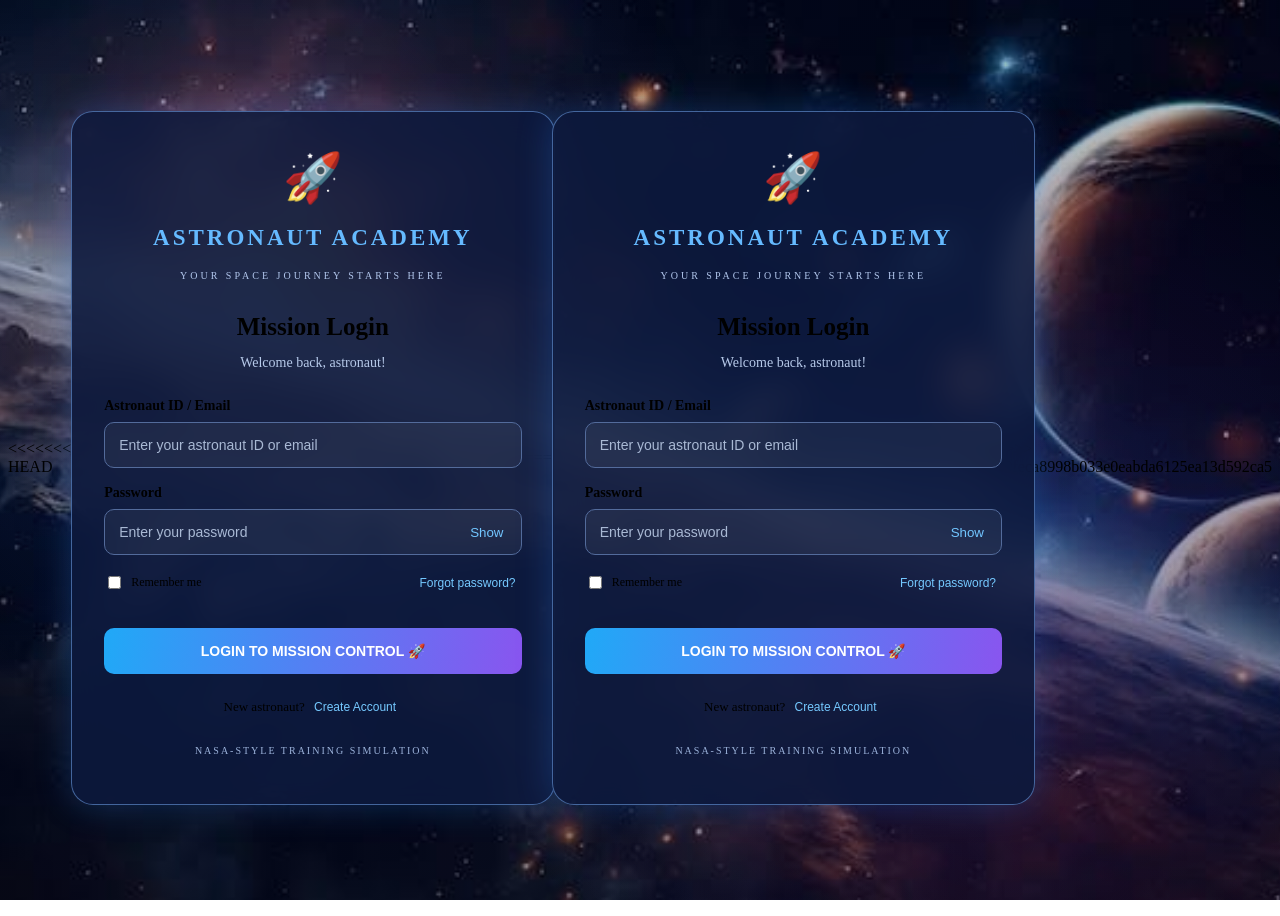
<file: index.html>
<<<<<<< HEAD
<!DOCTYPE html>
<html lang="en">
<head>
    <meta charset="UTF-8">
    <meta name="viewport" content="width=device-width, initial-scale=1.0">
    <title>Astronaut Academy</title>
    <link rel="stylesheet" href="style.css">
</head>
<body>

    <!-- Animated Space Background -->
<div class="space-background">

    <!-- Saturn -->
    <div class="planet saturn">
        <div class="saturn-ring"></div>
    </div>

    <!-- Earth -->
    <div class="planet earth"></div>

    <!-- Mars -->
    <div class="planet mars"></div>

    <!-- Purple Planet -->
    <div class="planet purple-planet"></div>

    <!-- Small Moon -->
    <div class="planet moon"></div>

</div>

    <main class="container">

        <!-- LOGIN SECTION -->
        <section class="card" id="loginSection">

            <div class="logo">🚀</div>
            <h1>ASTRONAUT ACADEMY</h1>
            <p class="subtitle">YOUR SPACE JOURNEY STARTS HERE</p>

            <h2>Mission Login</h2>
            <p class="welcome">Welcome back, astronaut!</p>

            <form id="loginForm">

                <label>Astronaut ID / Email</label>
                <input type="text" id="loginId"
                    placeholder="Enter your astronaut ID or email"
                    required>

                <label>Password</label>
                <div class="password-box">
                    <input type="password" id="loginPassword"
                        placeholder="Enter your password" required>
                    <button type="button" class="show-btn"
                        data-target="loginPassword">Show</button>
                </div>

                <div class="options">
                    <label class="remember">
                        <input type="checkbox" id="rememberMe">
                        Remember me
                    </label>
                    <button type="button" class="link-btn"
                        id="forgotBtn">Forgot password?</button>
                </div>

                <button type="submit" class="main-btn">
                    LOGIN TO MISSION CONTROL 🚀
                </button>

            </form>

            <p class="switch-text">
                New astronaut?
                <button type="button" class="link-btn"
                    id="showSignup">Create Account</button>
            </p>

            <p class="footer">NASA-STYLE TRAINING SIMULATION</p>

        </section>


        <!-- SIGNUP SECTION -->
        <section class="card hidden" id="signupSection">

            <div class="logo">🌌</div>
            <h1>ASTRONAUT ACADEMY</h1>
            <p class="subtitle">BEGIN YOUR SPACE JOURNEY</p>

            <h2>Create Your Account 🚀</h2>
            <p class="welcome">Join our astronaut training program!</p>

            <form id="signupForm">

                <label>Full Name</label>
                <input type="text" id="fullName"
                    placeholder="Enter your full name" required>

                <label>Astronaut ID</label>
                <input type="text" id="newAstronautId"
                    placeholder="Create your astronaut ID" required>

                <label>Email Address</label>
                <input type="email" id="signupEmail"
                    placeholder="Enter your email address" required>

                <label>Password</label>
                <div class="password-box">
                    <input type="password" id="signupPassword"
                        placeholder="Create a password"
                        minlength="8" required>
                    <button type="button" class="show-btn"
                        data-target="signupPassword">Show</button>
                </div>

                <label>Confirm Password</label>
                <input type="password" id="confirmPassword"
                    placeholder="Confirm your password" required>

                <label class="terms">
                    <input type="checkbox" id="terms" required>
                    I agree to the Terms and Conditions
                </label>

                <button type="submit" class="main-btn">
                    CREATE ACCOUNT 🚀
                </button>

            </form>

            <p class="switch-text">
                Already an astronaut?
                <button type="button" class="link-btn"
                    id="showLogin">Login</button>
            </p>

        </section>


        <!-- DASHBOARD SECTION -->
        <section class="card hidden" id="dashboardSection">

            <div class="logo">🧑‍🚀</div>
            <h1>MISSION CONTROL</h1>
            <p class="subtitle">ASTRONAUT TRAINING CENTER</p>

            <h2 id="dashboardWelcome">Welcome, Astronaut!</h2>
            <p class="welcome">Your space journey begins now.</p>

            <div class="dashboard-info">
                <p><strong>Name:</strong> <span id="displayName"></span></p>
                <p><strong>Astronaut ID:</strong> <span id="displayId"></span></p>
                <p><strong>Email:</strong> <span id="displayEmail"></span></p>
                <p><strong>Mission Status:</strong> Ready for training 🚀</p>
            </div>

            <button type="button" class="main-btn"
                id="logoutBtn">LOG OUT</button>

        </section>

    </main>

    <script src="script.js"></script>
</body>
</html>
=======
<!DOCTYPE html>
<html lang="en">
<head>
    <meta charset="UTF-8">
    <meta name="viewport" content="width=device-width, initial-scale=1.0">
    <title>Astronaut Academy</title>
    <link rel="stylesheet" href="style.css">
</head>
<body>

    <!-- Animated Space Background -->
<div class="space-background">

    <!-- Saturn -->
    <div class="planet saturn">
        <div class="saturn-ring"></div>
    </div>

    <!-- Earth -->
    <div class="planet earth"></div>

    <!-- Mars -->
    <div class="planet mars"></div>

    <!-- Purple Planet -->
    <div class="planet purple-planet"></div>

    <!-- Small Moon -->
    <div class="planet moon"></div>

</div>

    <main class="container">

        <!-- LOGIN SECTION -->
        <section class="card" id="loginSection">

            <div class="logo">🚀</div>
            <h1>ASTRONAUT ACADEMY</h1>
            <p class="subtitle">YOUR SPACE JOURNEY STARTS HERE</p>

            <h2>Mission Login</h2>
            <p class="welcome">Welcome back, astronaut!</p>

            <form id="loginForm">

                <label>Astronaut ID / Email</label>
                <input type="text" id="loginId"
                    placeholder="Enter your astronaut ID or email"
                    required>

                <label>Password</label>
                <div class="password-box">
                    <input type="password" id="loginPassword"
                        placeholder="Enter your password" required>
                    <button type="button" class="show-btn"
                        data-target="loginPassword">Show</button>
                </div>

                <div class="options">
                    <label class="remember">
                        <input type="checkbox" id="rememberMe">
                        Remember me
                    </label>
                    <button type="button" class="link-btn"
                        id="forgotBtn">Forgot password?</button>
                </div>

                <button type="submit" class="main-btn">
                    LOGIN TO MISSION CONTROL 🚀
                </button>

            </form>

            <p class="switch-text">
                New astronaut?
                <button type="button" class="link-btn"
                    id="showSignup">Create Account</button>
            </p>

            <p class="footer">NASA-STYLE TRAINING SIMULATION</p>

        </section>


        <!-- SIGNUP SECTION -->
        <section class="card hidden" id="signupSection">

            <div class="logo">🌌</div>
            <h1>ASTRONAUT ACADEMY</h1>
            <p class="subtitle">BEGIN YOUR SPACE JOURNEY</p>

            <h2>Create Your Account 🚀</h2>
            <p class="welcome">Join our astronaut training program!</p>

            <form id="signupForm">

                <label>Full Name</label>
                <input type="text" id="fullName"
                    placeholder="Enter your full name" required>

                <label>Astronaut ID</label>
                <input type="text" id="newAstronautId"
                    placeholder="Create your astronaut ID" required>

                <label>Email Address</label>
                <input type="email" id="signupEmail"
                    placeholder="Enter your email address" required>

                <label>Password</label>
                <div class="password-box">
                    <input type="password" id="signupPassword"
                        placeholder="Create a password"
                        minlength="8" required>
                    <button type="button" class="show-btn"
                        data-target="signupPassword">Show</button>
                </div>

                <label>Confirm Password</label>
                <input type="password" id="confirmPassword"
                    placeholder="Confirm your password" required>

                <label class="terms">
                    <input type="checkbox" id="terms" required>
                    I agree to the Terms and Conditions
                </label>

                <button type="submit" class="main-btn">
                    CREATE ACCOUNT 🚀
                </button>

            </form>

            <p class="switch-text">
                Already an astronaut?
                <button type="button" class="link-btn"
                    id="showLogin">Login</button>
            </p>

        </section>


        <!-- DASHBOARD SECTION -->
        <section class="card hidden" id="dashboardSection">

            <div class="logo">🧑‍🚀</div>
            <h1>MISSION CONTROL</h1>
            <p class="subtitle">ASTRONAUT TRAINING CENTER</p>

            <h2 id="dashboardWelcome">Welcome, Astronaut!</h2>
            <p class="welcome">Your space journey begins now.</p>

            <div class="dashboard-info">
                <p><strong>Name:</strong> <span id="displayName"></span></p>
                <p><strong>Astronaut ID:</strong> <span id="displayId"></span></p>
                <p><strong>Email:</strong> <span id="displayEmail"></span></p>
                <p><strong>Mission Status:</strong> Ready for training 🚀</p>
            </div>

            <button type="button" class="main-btn"
                id="logoutBtn">LOG OUT</button>

        </section>

    </main>

    <script src="script.js"></script>
</body>
</html>
>>>>>>> af2a90feca8998b033e0eabda6125ea13d592ca5
</file>
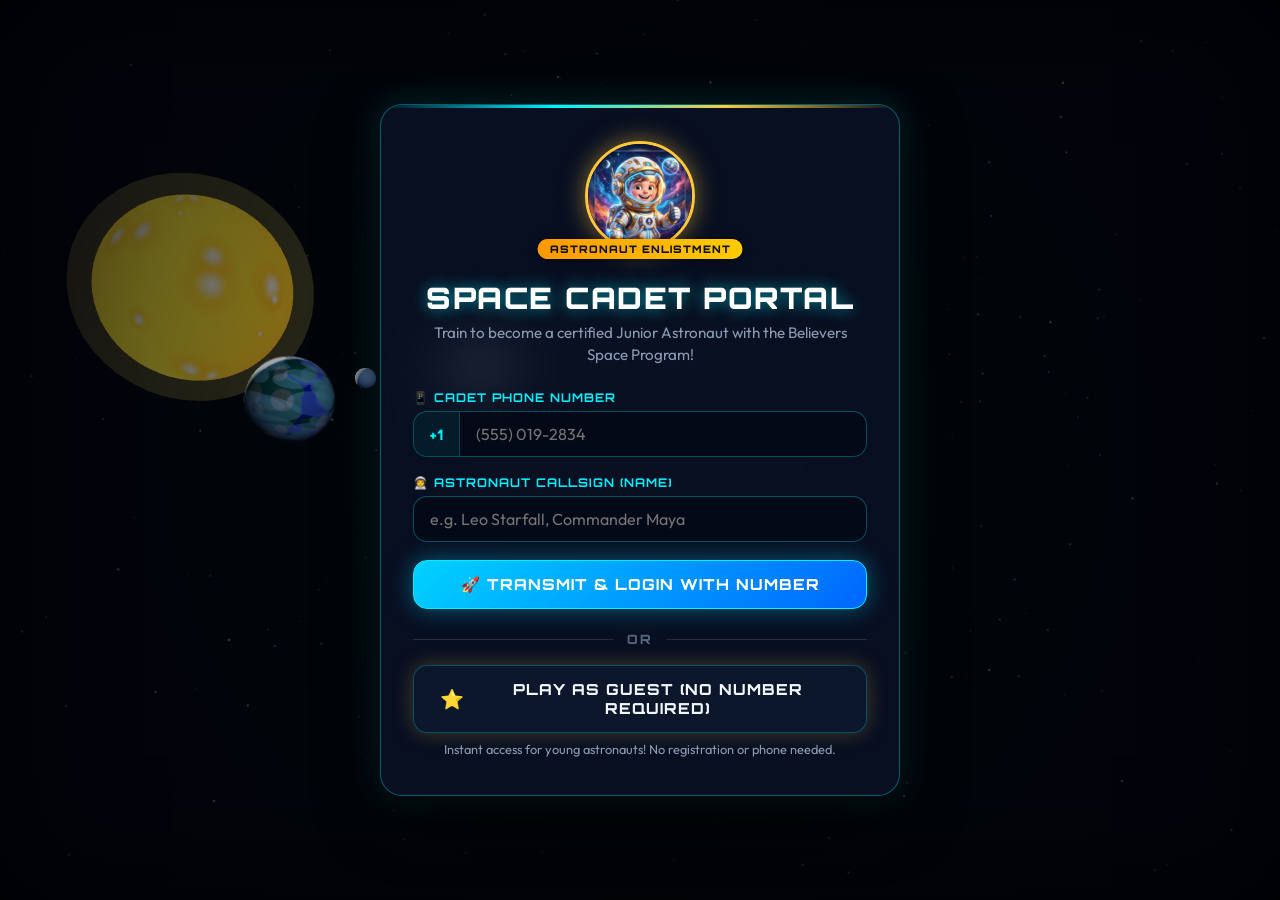
<file: spaceapps/index.html>
<!DOCTYPE html>
<html lang="en">
<head>
  <meta charset="UTF-8">
  <meta name="viewport" content="width=device-width, initial-scale=1.0">
  <title>Believers: Junior Astronaut Space Academy</title>
  <meta name="description" content="An epic space gaming adventure training young cadets to become certified Junior Astronauts, featuring live 3D planets, missions, and the iconic Believers Minecraft-style logo.">
  <link rel="preconnect" href="https://fonts.googleapis.com">
  <link rel="preconnect" href="https://fonts.gstatic.com" crossorigin>
  <link href="https://fonts.googleapis.com/css2?family=Orbitron:wght@600;800;900&family=Outfit:wght@400;500;700;800&family=VT323&display=swap" rel="stylesheet">
  <link rel="stylesheet" href="css/styles.css">
</head>
<body>

  <!-- Fullscreen Live 3D Space Canvas Background -->
  <div id="space-canvas-container" class="space-canvas-wrap"></div>

  <!-- Space Overlay Grid / Cosmic Scanlines (Subtle Sci-Fi atmosphere) -->
  <div class="cosmic-overlay"></div>

  <!-- Top Astronaut Academy HUD Bar (Top Right: Settings button explicitly required) -->
  <header id="top-astronaut-hud" class="top-hud-bar hidden">
    <div class="hud-left">
      <div class="cadet-avatar-badge" id="view-id-card-btn" title="View Cadet Astronaut License">
        <img id="hud-cadet-avatar" src="assets/mascot.jpg" alt="Astronaut Cadet Avatar" class="avatar-img">
        <div class="cadet-meta">
          <div class="cadet-callsign"><span id="hud-cadet-name">Cadet Orion</span> <span class="badge-pill">ID CARD</span></div>
          <div class="cadet-rank" id="hud-cadet-rank">Junior Space Cadet</div>
        </div>
      </div>
    </div>

    <div class="hud-center">
      <div class="hud-stat-pill">
        <span class="stat-icon">⭐</span>
        <span id="hud-cadet-xp">150 XP</span>
      </div>
      <div class="hud-stat-pill desktop-only">
        <span class="stat-icon">🛡️</span>
        <span class="hud-academy-label">BELIEVERS ACADEMY</span>
      </div>
    </div>

    <!-- Top Right Corner: Settings Button (Strictly as requested) -->
    <div class="hud-right">
      <button id="global-settings-btn" class="settings-gear-btn" title="System Settings">
        <span class="gear-icon">⚙️</span>
        <span class="gear-label">SETTINGS</span>
      </button>
    </div>
  </header>

  <!-- ==================== SCREEN 1: LOGIN INTERFACE ==================== -->
  <!-- "at first when they open they should see a login interface login with number or play as a guest (no number required for guest)" -->
  <section id="view-login" class="view-screen active">
    <div class="login-container">
      <div class="login-glass-card">
        <div class="login-mascot-wrap">
          <img src="assets/mascot.jpg" alt="Junior Astronaut Mascot" class="mascot-img pulse-float">
          <div class="login-badge-ribbon">ASTRONAUT ENLISTMENT</div>
        </div>

        <h1 class="login-title">SPACE CADET PORTAL</h1>
        <p class="login-subtitle">Train to become a certified Junior Astronaut with the Believers Space Program!</p>

        <!-- Option A: Login with Number -->
        <form id="phone-login-form" class="login-form">
          <div class="form-group">
            <label for="cadet-phone-input">📱 CADET PHONE NUMBER</label>
            <div class="input-with-prefix">
              <span class="phone-prefix">+1</span>
              <input type="tel" id="cadet-phone-input" placeholder="(555) 019-2834" autocomplete="tel">
            </div>
          </div>

          <div class="form-group">
            <label for="cadet-name-input">👨‍🚀 ASTRONAUT CALLSIGN (NAME)</label>
            <input type="text" id="cadet-name-input" placeholder="e.g. Leo Starfall, Commander Maya" maxlength="24">
          </div>

          <button type="submit" id="phone-submit-btn" class="cyber-btn primary full-width">
            <span>🚀 TRANSMIT & LOGIN WITH NUMBER</span>
          </button>
        </form>

        <div class="divider-or">
          <span>OR</span>
        </div>

        <!-- Option B: Play as Guest (No Number Required!) -->
        <div class="guest-login-zone">
          <button id="guest-login-btn" class="cyber-btn guest-btn full-width">
            <span class="guest-icon">⭐</span>
            <span>PLAY AS GUEST (NO NUMBER REQUIRED)</span>
          </button>
          <div class="guest-hint">Instant access for young astronauts! No registration or phone needed.</div>
        </div>
      </div>
    </div>
  </section>

  <!-- ==================== SCREEN 2: BELIEVERS MINECRAFT-STYLE LOGO REVEAL ==================== -->
  <!-- "after log in they should see our logo called Belivers similar to the logo of minecraft" -->
  <section id="view-logo-splash" class="view-screen">
    <div class="believers-reveal-card">
      <div class="minecraft-logo-wrapper">
        <!-- Iconic 3D Minecraft-Style Believers Logo Image -->
        <div class="logo-image-frame">
          <img src="assets/believers-logo.jpg" alt="BELIEVERS Minecraft-Style Logo" class="believers-main-logo">
        </div>

        <!-- Classic Yellow Bouncing Splash Text (Iconic Minecraft Easter-Egg Style) -->
        <div class="minecraft-splash-wrap">
          <span id="minecraft-splash-text" class="yellow-minecraft-splash">Space Cadets assemble!</span>
        </div>
      </div>

      <div class="academy-subtitle-tag">JUNIOR ASTRONAUT ACADEMY</div>

      <div class="splash-action-zone">
        <button id="enter-academy-btn" class="cyber-btn primary huge-btn pulse">
          <span>🚀 ENTER SPACE ACADEMY ◄</span>
        </button>
        <div class="splash-countdown-hint">Click to launch or standby for automatic warp...</div>
      </div>
    </div>
  </section>

  <!-- ==================== SCREEN 3: MAIN MENU ==================== -->
  <!-- "after that the menu should look like there would be a option called play and there should be seeting option at top right corner .inthat menu bacjground should be live nd should show space with planets stars etc" -->
  <section id="view-main-menu" class="view-screen">
    <div class="main-menu-container">
      
      <!-- Minecraft-Style Believers Academy Header Title -->
      <div class="menu-header-logo">
        <div class="minecraft-mini-logo">
          <img src="assets/believers-logo.jpg" alt="Believers Logo" class="mini-logo-img">
        </div>
        <div class="menu-academy-badge">JUNIOR ASTRONAUT TRAINING COMMAND</div>
      </div>

      <!-- Center Big Glowing PLAY Button -->
      <div class="center-play-zone">
        <button id="main-play-btn" class="mega-play-btn">
          <span class="play-flare"></span>
          <span class="play-icon">▶</span>
          <span class="play-text">PLAY</span>
          <span class="play-subtext">START TRAINING MISSIONS</span>
        </button>
      </div>

      <!-- Quick Navigation Action Bar -->
      <div class="menu-action-grid">
        <button id="quick-missions-btn" class="menu-pill-btn" onclick="window.spaceApp.switchView('mission-select')">
          <span class="btn-icon">🎯</span>
          <span>FLIGHT MISSIONS</span>
        </button>
        <button id="view-license-menu-btn" class="menu-pill-btn" onclick="window.spaceApp.showCadetLicense()">
          <span class="btn-icon">📜</span>
          <span>ASTRONAUT LICENSE</span>
        </button>
        <button id="view-badges-menu-btn" class="menu-pill-btn" onclick="document.getElementById('badges-drawer-modal').classList.remove('hidden')">
          <span class="btn-icon">🏅</span>
          <span>MISSION BADGES</span>
        </button>
      </div>

      <!-- Live Planet Telemetry Discovery Strip (Clickable in 3D background!) -->
      <div class="live-orbit-indicator">
        <span class="radar-dot"></span>
        <span>LIVE SPACE ENVIRONMENT ACTIVE • CLICK ANY PLANET TO SCAN TELEMETRY</span>
      </div>

    </div>
  </section>

  <!-- ==================== SCREEN 4: MISSIONS SELECTION ==================== -->
  <section id="view-mission-select" class="view-screen">
    <div class="missions-container">
      <div class="missions-header">
        <button id="missions-back-btn" class="cyber-btn back-btn">◄ BACK TO MENU</button>
        <div class="missions-title-wrap">
          <h2>ASTRONAUT FLIGHT ACADEMY</h2>
          <p>Complete all 4 training trials to earn your official Junior Astronaut Wings!</p>
        </div>
      </div>

      <div class="missions-grid">
        <!-- Mission 1: Lander -->
        <div class="mission-card" data-mission="lander">
          <div class="mission-status-pill">TRIAL 01</div>
          <div class="mission-card-icon">🚀</div>
          <h3 class="mission-name">Lunar Lander & Station Docking</h3>
          <p class="mission-desc">Control thrusters and lunar gravity to dock smoothly at Space Station Alpha through drifting asteroids.</p>
          <div class="mission-meta-strip">
            <span class="reward">+250 XP</span>
            <span class="badge-tag">🏅 Docking Master</span>
          </div>
          <button class="card-launch-btn">LAUNCH SIMULATOR ▶</button>
        </div>

        <!-- Mission 2: Scanner -->
        <div class="mission-card" data-mission="scanner">
          <div class="mission-status-pill">TRIAL 02</div>
          <div class="mission-card-icon">🪐</div>
          <h3 class="mission-name">Solar System Scanner & Quiz</h3>
          <p class="mission-desc">Orbit our solar system, scan Mars, Jupiter, Saturn and Earth, and solve the Cadet Astronomy Quiz!</p>
          <div class="mission-meta-strip">
            <span class="reward">+300 XP</span>
            <span class="badge-tag">🪐 Cosmic Scholar</span>
          </div>
          <button class="card-launch-btn">SCAN WORLDS ▶</button>
        </div>

        <!-- Mission 3: Spacewalk -->
        <div class="mission-card" data-mission="spacewalk">
          <div class="mission-status-pill">TRIAL 03</div>
          <div class="mission-card-icon">👨‍🚀</div>
          <h3 class="mission-name">Spacewalk EVA Satellite Repair</h3>
          <p class="mission-desc">Venture outside the space station airlock to align the photovoltaic solar wings and restore power circuits.</p>
          <div class="mission-meta-strip">
            <span class="reward">+350 XP</span>
            <span class="badge-tag">👨‍🚀 EVA Spacewalker</span>
          </div>
          <button class="card-launch-btn">ENTER AIRLOCK ▶</button>
        </div>

        <!-- Mission 4: Defense -->
        <div class="mission-card" data-mission="defense">
          <div class="mission-status-pill">TRIAL 04</div>
          <div class="mission-card-icon">🛡️</div>
          <h3 class="mission-name">Lunar Dome Meteor Shield</h3>
          <p class="mission-desc">Man the laser defense cannon and blast incoming space meteorites to protect the Believers Moon Base!</p>
          <div class="mission-meta-strip">
            <span class="reward">+400 XP</span>
            <span class="badge-tag">🛡️ Planetary Guardian</span>
          </div>
          <button class="card-launch-btn">FIRE LASERS ▶</button>
        </div>
      </div>
    </div>
  </section>

  <!-- ==================== SCREEN 5: ACTIVE MISSION GAMEPLAY CONTAINER ==================== -->
  <section id="view-gameplay" class="view-screen">
    <div id="active-game-container" class="active-game-wrap"></div>
  </section>

  <!-- ==================== SCREEN 6: CERTIFIED JUNIOR ASTRONAUT LICENSE ==================== -->
  <section id="view-license" class="view-screen">
    <div class="license-screen-wrap">
      <div class="license-card-container" id="printable-license">
        <div class="license-border-glow">
          <div class="license-header">
            <div class="agency-logo">
              <img src="assets/believers-logo.jpg" alt="Believers" class="cert-logo-img">
            </div>
            <div class="agency-titles">
              <h3>INTERNATIONAL SPACE ADMINISTRATION</h3>
              <h2>OFFICIAL JUNIOR ASTRONAUT LICENSE</h2>
              <span class="cert-code">SERIAL ID: BEL-NASA-2026-X89</span>
            </div>
          </div>

          <div class="license-body">
            <div class="license-photo-frame">
              <img src="assets/mascot.jpg" alt="Astronaut Cadet" class="license-photo">
              <div class="hologram-stamp">OFFICIAL<br>VERIFIED</div>
            </div>

            <div class="license-info-table">
              <div class="info-row">
                <span class="info-lbl">CADET CALLSIGN:</span>
                <span id="cert-cadet-name" class="info-val highlight">Cadet Orion</span>
              </div>
              <div class="info-row">
                <span class="info-lbl">CADET RANK:</span>
                <span id="cert-cadet-rank" class="info-val">Junior Space Cadet</span>
              </div>
              <div class="info-row">
                <span class="info-lbl">FLIGHT EXPERIENCE:</span>
                <span id="cert-cadet-xp" class="info-val">150 XP</span>
              </div>
              <div class="info-row">
                <span class="info-lbl">EARNED BADGES:</span>
                <span id="cert-badges-count" class="info-val">1 Badges</span>
              </div>
              <div class="info-row">
                <span class="info-lbl">COMMISSION DATE:</span>
                <span id="cert-date" class="info-val">November 1, 2026</span>
              </div>
            </div>
          </div>

          <div class="license-footer">
            <div class="cert-seal">
              <img src="assets/badge.jpg" alt="Academy Seal" class="seal-img">
            </div>
            <div class="cert-endorsement">
              "This certifies that the named cadet has demonstrated high courage, orbital navigation skills, and stellar curiosity in the Believers Space Training Academy."
            </div>
          </div>
        </div>
      </div>

      <div class="license-actions">
        <button id="license-print-btn" class="cyber-btn primary">🖨️ PRINT / SAVE ASTRONAUT LICENSE</button>
        <button id="license-close-btn" class="cyber-btn">◄ RETURN TO COMMAND</button>
      </div>
    </div>
  </section>

  <!-- ==================== MODAL: SETTINGS (TOP RIGHT CORNER) ==================== -->
  <div id="settings-modal" class="modal-overlay hidden">
    <div class="modal-card">
      <div class="modal-header">
        <div class="modal-title-with-icon">
          <span class="modal-icon">⚙️</span>
          <h2>ACADEMY SETTINGS</h2>
        </div>
        <button id="close-settings-btn" class="modal-close-btn">✕</button>
      </div>

      <div class="modal-body">
        <div class="setting-group">
          <h3>🔊 AUDIO & SOUND FX</h3>
          <div class="setting-row">
            <label for="settings-sfx-vol">Sound Effects (SFX) Volume</label>
            <input type="range" id="settings-sfx-vol" min="0" max="1" step="0.05" value="0.8" class="cyber-slider">
          </div>
          <div class="setting-row">
            <label for="settings-music-vol">Cosmic Ambient Music Volume</label>
            <input type="range" id="settings-music-vol" min="0" max="1" step="0.05" value="0.45" class="cyber-slider">
          </div>
          <div class="setting-row toggle-row">
            <label for="settings-mute-toggle">Mute All Sounds</label>
            <input type="checkbox" id="settings-mute-toggle" class="cyber-toggle">
          </div>
        </div>

        <div class="setting-group">
          <h3>👨‍🚀 CADET IDENTITY</h3>
          <div class="setting-row">
            <label for="settings-cadet-name">Change Astronaut Callsign (Name)</label>
            <input type="text" id="settings-cadet-name" class="cyber-input" placeholder="Cadet Name">
          </div>
        </div>

        <div class="setting-group">
          <h3>🪐 LIVE 3D SPACE GRAPHICS</h3>
          <p class="setting-desc">The 3D background dynamically renders planets (Earth, Mars, Jupiter, Saturn with rings), shooting stars, and 4,000+ stars using WebGL.</p>
        </div>

        <div class="setting-group danger-group">
          <button id="settings-logout-btn" class="cyber-btn danger full-width">
            <span>🚪 SWITCH CADET / LOGOUT</span>
          </button>
        </div>
      </div>
    </div>
  </div>

  <!-- ==================== MODAL: BADGES INVENTORY ==================== -->
  <div id="badges-drawer-modal" class="modal-overlay hidden">
    <div class="modal-card">
      <div class="modal-header">
        <div class="modal-title-with-icon">
          <span class="modal-icon">🏅</span>
          <h2>CADET ACHIEVEMENT BADGES</h2>
        </div>
        <button class="modal-close-btn" onclick="document.getElementById('badges-drawer-modal').classList.add('hidden')">✕</button>
      </div>
      <div class="modal-body">
        <div id="badges-inventory" class="badges-grid-wrap"></div>
      </div>
    </div>
  </div>

  <!-- ==================== MODAL: PLANET SCANNED TELEMETRY CARD ==================== -->
  <div id="planet-detail-modal" class="modal-overlay hidden">
    <div class="modal-card planet-telemetry-card">
      <div class="modal-header">
        <h2 id="planet-modal-title">Earth (Our Home)</h2>
        <button id="planet-card-close" class="modal-close-btn">✕</button>
      </div>
      <div class="modal-body">
        <div class="planet-stat-grid">
          <div class="p-stat"><span class="p-lbl">Diameter:</span><span id="planet-modal-dia" class="p-val">12,742 km</span></div>
          <div class="p-stat"><span class="p-lbl">Temperature:</span><span id="planet-modal-temp" class="p-val">15°C</span></div>
        </div>
        <div class="planet-fact-banner">
          <h4>🚀 ASTRONOMY SENSOR TELEMETRY:</h4>
          <p id="planet-modal-fact">Loading planet data...</p>
        </div>
        <button class="cyber-btn primary full-width" onclick="document.getElementById('planet-detail-modal').classList.add('hidden')">ACKNOWLEDGE SENSOR REPORT</button>
      </div>
    </div>
  </div>

  <!-- Local Self-Contained Scripts -->
  <script src="assets/three.min.js"></script>
  <script src="js/audio.js"></script>
  <script src="js/space-engine.js"></script>
  <script src="js/games/lander.js"></script>
  <script src="js/games/scanner.js"></script>
  <script src="js/games/spacewalk.js"></script>
  <script src="js/games/defense.js"></script>
  <script src="js/app.js"></script>
</body>
</html>
</file>
<file: style.css>
<<<<<<< HEAD
* {
    margin: 0;
    padding: 0;
    box-sizing: border-box;
}

 {
    min-height: 100vh;
    font-family: Arial, sans-serif;
    color: white;
    background:
        radial-gradient(circle at 20% 20%, #263d79, transparent 40%),
        radial-grbodyadient(circle at 80% 80%, #541b78, transparent 45%),
        linear-gradient(135deg, #050b20, #101c42, #080b20);
    display: flex;
    justify-content: center;
    align-items: center;
    padding: 25px 15px;
    overflow-x: hidden;
}

.stars {
    position: fixed;
    inset: 0;
    pointer-events: none;
    background-image:
        radial-gradient(white 1px, transparent 1px),
        radial-gradient(#a6c8ff 1px, transparent 1px);
    background-size: 75px 75px, 110px 110px;
    background-position: 0 0, 35px 45px;
    opacity: 0.35;
}

.container {
    position: relative;
    z-index: 1;
    width: 100%;
    max-width: 460px;
}

.card {
    width: 100%;
    padding: 38px 32px;
    border: 1px solid rgba(125, 180, 255, 0.5);
    border-radius: 22px;
    background: rgba(13, 26, 62, 0.88);
    backdrop-filter: blur(15px);
    box-shadow: 0 0 35px rgba(49, 137, 255, 0.25);
    text-align: center;
}

.hidden {
    display: none;
}

.logo {
    font-size: 48px;
    margin-bottom: 12px;
}

h1 {
    font-size: 23px;
    letter-spacing: 3px;
    color: #65baff;
}

.subtitle {
    font-size: 10px;
    letter-spacing: 3px;
    color: #b2c7ed;
    margin: 12px 0 32px;
}

h2 {
    font-size: 25px;
    margin-bottom: 10px;
}

.welcome {
    color: #b6c9e9;
    margin-bottom: 27px;
    font-size: 14px;
}

form {
    text-align: left;
}

form > label {
    display: block;
    margin: 17px 0 8px;
    font-size: 14px;
    font-weight: bold;
}

input:not([type="checkbox"]) {
    width: 100%;
    padding: 14px;
    border: 1px solid #536b9b;
    border-radius: 10px;
    background: rgba(255,255,255,0.05);
    color: white;
    outline: none;
    font-size: 14px;
}

input:focus {
    border-color: #55b5ff;
    box-shadow: 0 0 10px rgba(85,181,255,0.2);
}

input::placeholder {
    color: #a9b9d4;
}

.password-box {
    position: relative;
}

.password-box input {
    padding-right: 65px;
}

.show-btn {
    position: absolute;
    right: 12px;
    top: 50%;
    transform: translateY(-50%);
    background: none;
    border: none;
    color: #72c6ff;
    cursor: pointer;
}

.options {
    display: flex;
    justify-content: space-between;
    align-items: center;
    gap: 8px;
    margin: 18px 0;
    font-size: 12px;
}

.remember, .terms {
    display: flex;
    align-items: center;
    gap: 7px;
    font-size: 12px;
}

input[type="checkbox"] {
    accent-color: #5bbaff;
}

.link-btn {
    background: none;
    border: none;
    color: #75c9ff;
    cursor: pointer;
    font-size: 12px;
}

.link-btn:hover {
    text-decoration: underline;
}

.main-btn {
    width: 100%;
    padding: 15px;
    margin-top: 18px;
    border: none;
    border-radius: 10px;
    background: linear-gradient(100deg, #20a9f7, #8955ef);
    color: white;
    font-size: 14px;
    font-weight: bold;
    cursor: pointer;
    transition: 0.3s;
}

.main-btn:hover {
    transform: translateY(-2px);
    box-shadow: 0 5px 22px rgba(75, 147, 255, 0.4);
}

.switch-text {
    margin-top: 25px;
    font-size: 13px;
}

.footer {
    margin-top: 30px;
    font-size: 10px;
    letter-spacing: 2px;
    color: #9db4dc;
}

.terms {
    margin-top: 20px;
}

.dashboard-info {
    text-align: left;
    padding: 18px;
    margin: 20px 0;
    border-radius: 12px;
    background: rgba(255,255,255,0.06);
    overflow-wrap: anywhere;
}

.dashboard-info p {
    margin: 12px 0;
    font-size: 13px;
}

@media (max-width: 480px) {
    .card {
        padding: 28px 20px;
    }

    h1 {
        font-size: 19px;
    }

    h2 {
        font-size: 22px;
    }
}
/* ANIMATED SPACE BACKGROUND */

.stars {
    position: fixed;
    inset: 0;
    z-index: 0;
    pointer-events: none;
    background-image:
        radial-gradient(white 1px, transparent 1px),
        radial-gradient(#a6c8ff 1px, transparent 1px);
    background-size: 75px 75px, 110px 110px;
    background-position: 0 0, 35px 45px;
    animation: twinkle 4s ease-in-out infinite alternate;
}

.space-background {
    position: fixed;
    inset: 0;
    overflow: hidden;
    pointer-events: none;
    z-index: 0;
}

/* COMMON PLANET STYLE */

.planet {
    position: absolute;
    border-radius: 50%;
    box-shadow: inset -15px -12px 25px rgba(0,0,0,0.5),
                0 0 25px rgba(100,150,255,0.2);
}

/* SATURN */

.saturn {
    width: 115px;
    height: 115px;
    top: 12%;
    left: 8%;
    background: radial-gradient(circle at 30% 30%,
        #fff0b5, #d99a52 45%, #70452f);
    animation: floatSaturn 9s ease-in-out infinite;
}

.saturn-ring {
    position: absolute;
    width: 175px;
    height: 55px;
    top: 30px;
    left: -30px;
    border: 9px solid rgba(224,190,139,0.8);
    border-left-color: rgba(255,220,170,0.4);
    border-right-color: rgba(255,220,170,0.5);
    border-radius: 50%;
    transform: rotate(-20deg);
    box-shadow: 0 0 12px rgba(255,200,130,0.4);
}

/* EARTH */

.earth {
    width: 85px;
    height: 85px;
    top: 62%;
    left: 12%;
    background:
        radial-gradient(circle at 35% 35%,
        #9eeeff, #2584d6 45%, #07376e);
    box-shadow: 0 0 30px rgba(45,155,255,0.6),
                inset -15px -10px 20px #001c48;
    animation: floatEarth 12s ease-in-out infinite;
}

/* MARS */

.mars {
    width: 65px;
    height: 65px;
    top: 20%;
    right: 12%;
    background: radial-gradient(circle at 30% 30%,
        #ffbd8d, #e65d37 50%, #79251c);
    box-shadow: 0 0 25px rgba(255,90,60,0.4);
    animation: floatMars 10s ease-in-out infinite;
}

/* PURPLE PLANET */

.purple-planet {
    width: 105px;
    height: 105px;
    bottom: 10%;
    right: 10%;
    background: radial-gradient(circle at 30% 30%,
        #e6b5ff, #9949d4 50%, #32145c);
    box-shadow: 0 0 35px rgba(181,80,255,0.6);
    animation: floatPurple 11s ease-in-out infinite;
}

/* SMALL MOON */

.moon {
    width: 38px;
    height: 38px;
    top: 48%;
    right: 30%;
    background: radial-gradient(circle at 30% 30%,
        #ffffff, #b7c4d9 55%, #64738f);
    animation: floatMoon 7s ease-in-out infinite;
}

/* PLANET ANIMATIONS */

@keyframes floatSaturn {
    0%, 100% {
        transform: translate(0, 0) rotate(0deg);
    }
    50% {
        transform: translate(35px, 45px) rotate(15deg);
    }
}

@keyframes floatEarth {
    0%, 100% {
        transform: translate(0, 0);
    }
    50% {
        transform: translate(45px, -55px);
    }
}

@keyframes floatMars {
    0%, 100% {
        transform: translate(0, 0);
    }
    50% {
        transform: translate(-45px, 55px);
    }
}

@keyframes floatPurple {
    0%, 100% {
        transform: translate(0, 0) rotate(0deg);
    }
    50% {
        transform: translate(-35px, -45px) rotate(20deg);
    }
}

@keyframes floatMoon {
    0%, 100% {
        transform: translate(0, 0);
    }
    50% {
        transform: translate(25px, -35px);
    }
}

@keyframes twinkle {
    from {
        opacity: 0.25;
    }
    to {
        opacity: 0.8;
    }
}

/* Keep website content above planets */

.container {
    position: relative;
    z-index: 2;
}
.astronaut {
    position: fixed;
    font-size: 45px;
    z-index: 0;
    pointer-events: none;
    animation: floatAstronaut 12s ease-in-out infinite alternate;
}

.astronaut-one {
    top: 15%;
    left: 5%;
    animation-duration: 10s;
}

.astronaut-two {
    top: 55%;
    right: 8%;
    animation-duration: 14s;
    animation-delay: 2s;
}

.astronaut-three {
    bottom: 8%;
    left: 40%;
    animation-duration: 12s;
    animation-delay: 4s;
}

@keyframes floatAstronaut {
    0% {
        transform: translate(0, 0) rotate(-15deg);
    }
    50% {
        transform: translate(40px, -35px) rotate(15deg);
    }
    100% {
        transform: translate(-20px, 30px) rotate(-10deg);
    }
}
/* Relaxing galaxy background */
body {
    background-image: url("/static/space1.jpg");
background-size: cover;
background-position: center;
background-repeat: no-repeat;
background-attachment: fixed;
}

/* Soft glowing atmosphere */
body::before {
    content: "";
    position: fixed;
    inset: 0;
    pointer-events: none;
    background:
        radial-gradient(circle at 50% 40%, rgba(151, 120, 255, 0.12), transparent 45%),
        radial-gradient(circle at 15% 80%, rgba(80, 170, 255, 0.10), transparent 40%);
    animation: galaxyGlow 12s ease-in-out infinite alternate;
    z-index: -1;
}

@keyframes galaxyGlow {
    from { opacity: 0.5; }
    to { opacity: 1; }
}
@keyframes floatPlanet {
    from { transform: translateY(-12px) rotate(0deg); }
    to { transform: translateY(12px) rotate(8deg); }
}
/* Cinematic space effects */

body {
    background-image:
        linear-gradient(rgba(2, 5, 20, 0.25), rgba(2, 5, 20, 0.45)),
        url("/static/space1.jpg");
    background-size: cover;
    background-position: center;
    background-attachment: fixed;
}

/* Glass and depth effect for login card */
.login-container { ... }
.login-box,
.auth-container {
    backdrop-filter: blur(14px);
    -webkit-backdrop-filter: blur(14px);
    box-shadow: 0 0 35px rgba(85, 145, 255, 0.25);
}

/* Glowing astronauts */
.astronaut {
    filter: drop-shadow(0 0 12px rgba(120, 190, 255, 0.8));
    text-shadow: 0 0 20px #6dbdff;
    will-change: transform;
}

/* Smooth floating animation */
@keyframes floatAstronaut {
    0% {
        transform: translate3d(0, 0, 0) rotate(-12deg);
    }
    50% {
        transform: translate3d(45px, -40px, 0) rotate(12deg);
    }
    100% {
        transform: translate3d(-20px, 30px, 0) rotate(-8deg);
    }
}

/* Better glowing atmosphere */
body::before {
    background:
        radial-gradient(circle at 20% 30%, rgba(70, 130, 255, 0.18), transparent 40%),
        radial-gradient(circle at 80% 70%, rgba(150, 80, 255, 0.15), transparent 45%);
}
body {
    min-height: 100vh;
    display: flex;
    justify-content: center;
    align-items: center;
}

.login-container {
    margin: auto;
}
.planet {
    display: none !important;
}
=======
* {
    margin: 0;
    padding: 0;
    box-sizing: border-box;
}

 {
    min-height: 100vh;
    font-family: Arial, sans-serif;
    color: white;
    background:
        radial-gradient(circle at 20% 20%, #263d79, transparent 40%),
        radial-grbodyadient(circle at 80% 80%, #541b78, transparent 45%),
        linear-gradient(135deg, #050b20, #101c42, #080b20);
    display: flex;
    justify-content: center;
    align-items: center;
    padding: 25px 15px;
    overflow-x: hidden;
}

.stars {
    position: fixed;
    inset: 0;
    pointer-events: none;
    background-image:
        radial-gradient(white 1px, transparent 1px),
        radial-gradient(#a6c8ff 1px, transparent 1px);
    background-size: 75px 75px, 110px 110px;
    background-position: 0 0, 35px 45px;
    opacity: 0.35;
}

.container {
    position: relative;
    z-index: 1;
    width: 100%;
    max-width: 460px;
}

.card {
    width: 100%;
    padding: 38px 32px;
    border: 1px solid rgba(125, 180, 255, 0.5);
    border-radius: 22px;
    background: rgba(13, 26, 62, 0.88);
    backdrop-filter: blur(15px);
    box-shadow: 0 0 35px rgba(49, 137, 255, 0.25);
    text-align: center;
}

.hidden {
    display: none;
}

.logo {
    font-size: 48px;
    margin-bottom: 12px;
}

h1 {
    font-size: 23px;
    letter-spacing: 3px;
    color: #65baff;
}

.subtitle {
    font-size: 10px;
    letter-spacing: 3px;
    color: #b2c7ed;
    margin: 12px 0 32px;
}

h2 {
    font-size: 25px;
    margin-bottom: 10px;
}

.welcome {
    color: #b6c9e9;
    margin-bottom: 27px;
    font-size: 14px;
}

form {
    text-align: left;
}

form > label {
    display: block;
    margin: 17px 0 8px;
    font-size: 14px;
    font-weight: bold;
}

input:not([type="checkbox"]) {
    width: 100%;
    padding: 14px;
    border: 1px solid #536b9b;
    border-radius: 10px;
    background: rgba(255,255,255,0.05);
    color: white;
    outline: none;
    font-size: 14px;
}

input:focus {
    border-color: #55b5ff;
    box-shadow: 0 0 10px rgba(85,181,255,0.2);
}

input::placeholder {
    color: #a9b9d4;
}

.password-box {
    position: relative;
}

.password-box input {
    padding-right: 65px;
}

.show-btn {
    position: absolute;
    right: 12px;
    top: 50%;
    transform: translateY(-50%);
    background: none;
    border: none;
    color: #72c6ff;
    cursor: pointer;
}

.options {
    display: flex;
    justify-content: space-between;
    align-items: center;
    gap: 8px;
    margin: 18px 0;
    font-size: 12px;
}

.remember, .terms {
    display: flex;
    align-items: center;
    gap: 7px;
    font-size: 12px;
}

input[type="checkbox"] {
    accent-color: #5bbaff;
}

.link-btn {
    background: none;
    border: none;
    color: #75c9ff;
    cursor: pointer;
    font-size: 12px;
}

.link-btn:hover {
    text-decoration: underline;
}

.main-btn {
    width: 100%;
    padding: 15px;
    margin-top: 18px;
    border: none;
    border-radius: 10px;
    background: linear-gradient(100deg, #20a9f7, #8955ef);
    color: white;
    font-size: 14px;
    font-weight: bold;
    cursor: pointer;
    transition: 0.3s;
}

.main-btn:hover {
    transform: translateY(-2px);
    box-shadow: 0 5px 22px rgba(75, 147, 255, 0.4);
}

.switch-text {
    margin-top: 25px;
    font-size: 13px;
}

.footer {
    margin-top: 30px;
    font-size: 10px;
    letter-spacing: 2px;
    color: #9db4dc;
}

.terms {
    margin-top: 20px;
}

.dashboard-info {
    text-align: left;
    padding: 18px;
    margin: 20px 0;
    border-radius: 12px;
    background: rgba(255,255,255,0.06);
    overflow-wrap: anywhere;
}

.dashboard-info p {
    margin: 12px 0;
    font-size: 13px;
}

@media (max-width: 480px) {
    .card {
        padding: 28px 20px;
    }

    h1 {
        font-size: 19px;
    }

    h2 {
        font-size: 22px;
    }
}
/* ANIMATED SPACE BACKGROUND */

.stars {
    position: fixed;
    inset: 0;
    z-index: 0;
    pointer-events: none;
    background-image:
        radial-gradient(white 1px, transparent 1px),
        radial-gradient(#a6c8ff 1px, transparent 1px);
    background-size: 75px 75px, 110px 110px;
    background-position: 0 0, 35px 45px;
    animation: twinkle 4s ease-in-out infinite alternate;
}

.space-background {
    position: fixed;
    inset: 0;
    overflow: hidden;
    pointer-events: none;
    z-index: 0;
}

/* COMMON PLANET STYLE */

.planet {
    position: absolute;
    border-radius: 50%;
    box-shadow: inset -15px -12px 25px rgba(0,0,0,0.5),
                0 0 25px rgba(100,150,255,0.2);
}

/* SATURN */

.saturn {
    width: 115px;
    height: 115px;
    top: 12%;
    left: 8%;
    background: radial-gradient(circle at 30% 30%,
        #fff0b5, #d99a52 45%, #70452f);
    animation: floatSaturn 9s ease-in-out infinite;
}

.saturn-ring {
    position: absolute;
    width: 175px;
    height: 55px;
    top: 30px;
    left: -30px;
    border: 9px solid rgba(224,190,139,0.8);
    border-left-color: rgba(255,220,170,0.4);
    border-right-color: rgba(255,220,170,0.5);
    border-radius: 50%;
    transform: rotate(-20deg);
    box-shadow: 0 0 12px rgba(255,200,130,0.4);
}

/* EARTH */

.earth {
    width: 85px;
    height: 85px;
    top: 62%;
    left: 12%;
    background:
        radial-gradient(circle at 35% 35%,
        #9eeeff, #2584d6 45%, #07376e);
    box-shadow: 0 0 30px rgba(45,155,255,0.6),
                inset -15px -10px 20px #001c48;
    animation: floatEarth 12s ease-in-out infinite;
}

/* MARS */

.mars {
    width: 65px;
    height: 65px;
    top: 20%;
    right: 12%;
    background: radial-gradient(circle at 30% 30%,
        #ffbd8d, #e65d37 50%, #79251c);
    box-shadow: 0 0 25px rgba(255,90,60,0.4);
    animation: floatMars 10s ease-in-out infinite;
}

/* PURPLE PLANET */

.purple-planet {
    width: 105px;
    height: 105px;
    bottom: 10%;
    right: 10%;
    background: radial-gradient(circle at 30% 30%,
        #e6b5ff, #9949d4 50%, #32145c);
    box-shadow: 0 0 35px rgba(181,80,255,0.6);
    animation: floatPurple 11s ease-in-out infinite;
}

/* SMALL MOON */

.moon {
    width: 38px;
    height: 38px;
    top: 48%;
    right: 30%;
    background: radial-gradient(circle at 30% 30%,
        #ffffff, #b7c4d9 55%, #64738f);
    animation: floatMoon 7s ease-in-out infinite;
}

/* PLANET ANIMATIONS */

@keyframes floatSaturn {
    0%, 100% {
        transform: translate(0, 0) rotate(0deg);
    }
    50% {
        transform: translate(35px, 45px) rotate(15deg);
    }
}

@keyframes floatEarth {
    0%, 100% {
        transform: translate(0, 0);
    }
    50% {
        transform: translate(45px, -55px);
    }
}

@keyframes floatMars {
    0%, 100% {
        transform: translate(0, 0);
    }
    50% {
        transform: translate(-45px, 55px);
    }
}

@keyframes floatPurple {
    0%, 100% {
        transform: translate(0, 0) rotate(0deg);
    }
    50% {
        transform: translate(-35px, -45px) rotate(20deg);
    }
}

@keyframes floatMoon {
    0%, 100% {
        transform: translate(0, 0);
    }
    50% {
        transform: translate(25px, -35px);
    }
}

@keyframes twinkle {
    from {
        opacity: 0.25;
    }
    to {
        opacity: 0.8;
    }
}

/* Keep website content above planets */

.container {
    position: relative;
    z-index: 2;
}
.astronaut {
    position: fixed;
    font-size: 45px;
    z-index: 0;
    pointer-events: none;
    animation: floatAstronaut 12s ease-in-out infinite alternate;
}

.astronaut-one {
    top: 15%;
    left: 5%;
    animation-duration: 10s;
}

.astronaut-two {
    top: 55%;
    right: 8%;
    animation-duration: 14s;
    animation-delay: 2s;
}

.astronaut-three {
    bottom: 8%;
    left: 40%;
    animation-duration: 12s;
    animation-delay: 4s;
}

@keyframes floatAstronaut {
    0% {
        transform: translate(0, 0) rotate(-15deg);
    }
    50% {
        transform: translate(40px, -35px) rotate(15deg);
    }
    100% {
        transform: translate(-20px, 30px) rotate(-10deg);
    }
}
/* Relaxing galaxy background */
body {
    background-image: url("/static/space1.jpg");
background-size: cover;
background-position: center;
background-repeat: no-repeat;
background-attachment: fixed;
}

/* Soft glowing atmosphere */
body::before {
    content: "";
    position: fixed;
    inset: 0;
    pointer-events: none;
    background:
        radial-gradient(circle at 50% 40%, rgba(151, 120, 255, 0.12), transparent 45%),
        radial-gradient(circle at 15% 80%, rgba(80, 170, 255, 0.10), transparent 40%);
    animation: galaxyGlow 12s ease-in-out infinite alternate;
    z-index: -1;
}

@keyframes galaxyGlow {
    from { opacity: 0.5; }
    to { opacity: 1; }
}
@keyframes floatPlanet {
    from { transform: translateY(-12px) rotate(0deg); }
    to { transform: translateY(12px) rotate(8deg); }
}
/* Cinematic space effects */

body {
    background-image:
        linear-gradient(rgba(2, 5, 20, 0.25), rgba(2, 5, 20, 0.45)),
        url("/static/space1.jpg");
    background-size: cover;
    background-position: center;
    background-attachment: fixed;
}

/* Glass and depth effect for login card */
.login-container { ... }
.login-box,
.auth-container {
    backdrop-filter: blur(14px);
    -webkit-backdrop-filter: blur(14px);
    box-shadow: 0 0 35px rgba(85, 145, 255, 0.25);
}

/* Glowing astronauts */
.astronaut {
    filter: drop-shadow(0 0 12px rgba(120, 190, 255, 0.8));
    text-shadow: 0 0 20px #6dbdff;
    will-change: transform;
}

/* Smooth floating animation */
@keyframes floatAstronaut {
    0% {
        transform: translate3d(0, 0, 0) rotate(-12deg);
    }
    50% {
        transform: translate3d(45px, -40px, 0) rotate(12deg);
    }
    100% {
        transform: translate3d(-20px, 30px, 0) rotate(-8deg);
    }
}

/* Better glowing atmosphere */
body::before {
    background:
        radial-gradient(circle at 20% 30%, rgba(70, 130, 255, 0.18), transparent 40%),
        radial-gradient(circle at 80% 70%, rgba(150, 80, 255, 0.15), transparent 45%);
}
body {
    min-height: 100vh;
    display: flex;
    justify-content: center;
    align-items: center;
}

.login-container {
    margin: auto;
}
.planet {
    display: none !important;
}
>>>>>>> af2a90feca8998b033e0eabda6125ea13d592ca5
</file>
<file: spaceapps/css/styles.css>
/* ==========================================================================
   Believers: Junior Astronaut Space Academy - Master Design System
   Rich Sci-Fi Glassmorphism + Minecraft 3D Theme & Dynamic Live Space Visuals
   ========================================================================== */

:root {
  --font-display: 'Orbitron', -apple-system, BlinkMacSystemFont, sans-serif;
  --font-body: 'Outfit', sans-serif;
  --font-retro: 'VT323', monospace;

  /* Color Palette */
  --bg-space: #030611;
  --panel-glass: rgba(8, 15, 33, 0.78);
  --panel-glass-border: rgba(0, 229, 255, 0.28);
  --panel-glass-highlight: rgba(255, 255, 255, 0.08);

  --cyan-glow: #00f0ff;
  --cyan-subtle: rgba(0, 240, 255, 0.18);
  --gold-glow: #ffc83b;
  --gold-glow-soft: rgba(255, 200, 59, 0.22);
  --green-neon: #00ff88;
  --red-neon: #ff3355;
  --purple-neon: #a855f7;

  --mc-yellow: #ffff00;
  --mc-shadow: #3f3f00;

  --text-main: #f0f6fc;
  --text-muted: #8b9bb4;
  --text-dim: #55667e;

  --radius-sm: 8px;
  --radius-md: 14px;
  --radius-lg: 22px;
  --radius-pill: 9999px;

  --transition-fast: 0.18s cubic-bezier(0.2, 0.8, 0.2, 1);
  --transition-smooth: 0.35s cubic-bezier(0.16, 1, 0.3, 1);
}

* {
  margin: 0;
  padding: 0;
  box-sizing: border-box;
  -webkit-font-smoothing: antialiased;
  -moz-osx-font-smoothing: grayscale;
}

html, body {
  width: 100%;
  height: 100%;
  overflow: hidden;
  background-color: var(--bg-space);
  font-family: var(--font-body);
  color: var(--text-main);
  user-select: none;
}

/* ==========================================================================
   Live 3D Space Background Container
   ========================================================================== */
.space-canvas-wrap {
  position: fixed;
  top: 0;
  left: 0;
  width: 100vw;
  height: 100vh;
  z-index: 1;
  pointer-events: auto;
}

.cosmic-overlay {
  position: fixed;
  top: 0;
  left: 0;
  width: 100%;
  height: 100%;
  z-index: 2;
  pointer-events: none;
  background: radial-gradient(circle at 50% 50%, rgba(0, 240, 255, 0.03) 0%, rgba(3, 6, 17, 0.6) 80%);
  box-shadow: inset 0 0 120px rgba(0, 0, 0, 0.85);
}

/* ==========================================================================
   Screen Views Layering
   ========================================================================== */
.view-screen {
  position: fixed;
  top: 0;
  left: 0;
  width: 100vw;
  height: 100vh;
  z-index: 10;
  display: none;
  opacity: 0;
  transform: scale(0.98);
  transition: opacity 0.4s ease, transform 0.4s ease;
  overflow-y: auto;
  overflow-x: hidden;
  pointer-events: none;
}

.view-screen.active {
  display: flex;
  opacity: 1;
  transform: scale(1);
  pointer-events: auto;
}

/* ==========================================================================
   Top Astronaut Academy HUD Bar (Top Right: Settings)
   ========================================================================== */
.top-hud-bar {
  position: fixed;
  top: 0;
  left: 0;
  width: 100%;
  padding: 16px 28px;
  z-index: 50;
  display: flex;
  justify-content: space-between;
  align-items: center;
  backdrop-filter: blur(16px);
  background: linear-gradient(180deg, rgba(3, 8, 20, 0.85) 0%, rgba(3, 8, 20, 0.2) 100%);
  border-bottom: 1px solid rgba(0, 240, 255, 0.15);
  pointer-events: auto;
  transition: transform 0.3s ease;
}

.top-hud-bar.hidden {
  transform: translateY(-110%);
  pointer-events: none;
}

.cadet-avatar-badge {
  display: flex;
  align-items: center;
  gap: 14px;
  background: var(--panel-glass);
  padding: 6px 16px 6px 6px;
  border-radius: var(--radius-pill);
  border: 1px solid var(--panel-glass-border);
  box-shadow: 0 4px 20px rgba(0, 0, 0, 0.4);
  cursor: pointer;
  transition: var(--transition-fast);
}

.cadet-avatar-badge:hover {
  border-color: var(--cyan-glow);
  transform: scale(1.02);
  box-shadow: 0 0 20px var(--cyan-subtle);
}

.avatar-img {
  width: 44px;
  height: 44px;
  border-radius: 50%;
  object-fit: cover;
  border: 2px solid var(--gold-glow);
  box-shadow: 0 0 10px var(--gold-glow-soft);
}

.cadet-meta {
  display: flex;
  flex-direction: column;
}

.cadet-callsign {
  font-family: var(--font-display);
  font-weight: 800;
  font-size: 0.95rem;
  color: #fff;
  display: flex;
  align-items: center;
  gap: 8px;
}

.badge-pill {
  font-family: var(--font-body);
  font-size: 0.65rem;
  font-weight: 800;
  background: var(--gold-glow);
  color: #111;
  padding: 2px 7px;
  border-radius: var(--radius-pill);
  letter-spacing: 0.5px;
}

.cadet-rank {
  font-size: 0.8rem;
  color: var(--cyan-glow);
  font-weight: 600;
}

.hud-center {
  display: flex;
  align-items: center;
  gap: 14px;
}

.hud-stat-pill {
  display: flex;
  align-items: center;
  gap: 8px;
  background: var(--panel-glass);
  border: 1px solid var(--panel-glass-border);
  padding: 8px 18px;
  border-radius: var(--radius-pill);
  font-family: var(--font-display);
  font-weight: 700;
  font-size: 0.9rem;
  color: var(--gold-glow);
  box-shadow: 0 4px 15px rgba(0, 0, 0, 0.3);
}

.hud-academy-label {
  font-size: 0.78rem;
  color: var(--text-muted);
  letter-spacing: 1.5px;
}

/* ==========================================================================
   Top Right Settings Button (Prominently styled at top right corner)
   ========================================================================== */
.settings-gear-btn {
  display: flex;
  align-items: center;
  gap: 9px;
  background: linear-gradient(135deg, rgba(20, 35, 65, 0.9) 0%, rgba(10, 20, 40, 0.95) 100%);
  border: 1px solid var(--cyan-glow);
  padding: 10px 20px;
  border-radius: var(--radius-pill);
  color: #fff;
  font-family: var(--font-display);
  font-weight: 800;
  font-size: 0.85rem;
  letter-spacing: 1px;
  cursor: pointer;
  box-shadow: 0 0 15px rgba(0, 240, 255, 0.35), inset 0 0 10px rgba(0, 240, 255, 0.2);
  transition: var(--transition-fast);
}

.settings-gear-btn:hover {
  background: linear-gradient(135deg, #00f0ff 0%, #0088cc 100%);
  color: #030611;
  transform: translateY(-2px) scale(1.05);
  box-shadow: 0 0 25px rgba(0, 240, 255, 0.8);
}

.settings-gear-btn:active {
  transform: translateY(1px);
}

.gear-icon {
  font-size: 1.2rem;
  display: inline-block;
  transition: transform 0.4s ease;
}

.settings-gear-btn:hover .gear-icon {
  transform: rotate(90deg);
}

/* ==========================================================================
   SCREEN 1: LOGIN INTERFACE
   ========================================================================== */
#view-login {
  align-items: center;
  justify-content: center;
  padding: 24px;
}

.login-container {
  width: 100%;
  max-width: 520px;
  margin: auto;
}

.login-glass-card {
  background: rgba(10, 18, 38, 0.85);
  border: 1px solid rgba(0, 240, 255, 0.35);
  backdrop-filter: blur(24px);
  border-radius: var(--radius-lg);
  padding: 36px 32px;
  box-shadow: 0 20px 60px rgba(0, 0, 0, 0.8), 0 0 35px rgba(0, 240, 255, 0.18);
  text-align: center;
  position: relative;
  overflow: hidden;
}

.login-glass-card::before {
  content: '';
  position: absolute;
  top: 0;
  left: 0;
  right: 0;
  height: 3px;
  background: linear-gradient(90deg, transparent, var(--cyan-glow), var(--gold-glow), transparent);
}

.login-mascot-wrap {
  position: relative;
  display: inline-block;
  margin-bottom: 14px;
}

.mascot-img {
  width: 110px;
  height: 110px;
  border-radius: 50%;
  object-fit: cover;
  border: 3px solid var(--gold-glow);
  box-shadow: 0 0 25px rgba(255, 200, 59, 0.5);
}

.pulse-float {
  animation: floatMascot 4s ease-in-out infinite alternate;
}

@keyframes floatMascot {
  0% { transform: translateY(0px); }
  100% { transform: translateY(-8px); }
}

.login-badge-ribbon {
  position: absolute;
  bottom: -4px;
  left: 50%;
  transform: translateX(-50%);
  background: linear-gradient(90deg, #ff9900, #ffcc00);
  color: #111;
  font-family: var(--font-display);
  font-size: 0.65rem;
  font-weight: 900;
  letter-spacing: 1px;
  padding: 3px 12px;
  border-radius: var(--radius-pill);
  box-shadow: 0 2px 10px rgba(0, 0, 0, 0.5);
  white-space: nowrap;
}

.login-title {
  font-family: var(--font-display);
  font-size: 1.85rem;
  font-weight: 900;
  letter-spacing: 1.5px;
  color: #fff;
  text-shadow: 0 0 15px rgba(0, 240, 255, 0.6);
  margin-top: 10px;
  margin-bottom: 6px;
}

.login-subtitle {
  font-size: 0.95rem;
  color: var(--text-muted);
  line-height: 1.45;
  margin-bottom: 24px;
}

.login-form {
  display: flex;
  flex-direction: column;
  gap: 18px;
  text-align: left;
}

.form-group label {
  display: block;
  font-family: var(--font-display);
  font-size: 0.75rem;
  font-weight: 700;
  letter-spacing: 1px;
  color: var(--cyan-glow);
  margin-bottom: 6px;
}

.input-with-prefix {
  display: flex;
  background: rgba(3, 8, 20, 0.7);
  border: 1px solid rgba(0, 240, 255, 0.3);
  border-radius: var(--radius-md);
  overflow: hidden;
  transition: var(--transition-fast);
}

.input-with-prefix:focus-within {
  border-color: var(--cyan-glow);
  box-shadow: 0 0 15px rgba(0, 240, 255, 0.3);
}

.phone-prefix {
  padding: 12px 16px;
  background: rgba(0, 240, 255, 0.08);
  color: var(--cyan-glow);
  font-family: var(--font-display);
  font-weight: 800;
  font-size: 0.9rem;
  border-right: 1px solid rgba(0, 240, 255, 0.2);
  display: flex;
  align-items: center;
}

.input-with-prefix input,
.form-group input[type="text"] {
  width: 100%;
  background: transparent;
  border: none;
  padding: 12px 16px;
  color: #fff;
  font-family: var(--font-body);
  font-size: 1rem;
  outline: none;
}

.form-group input[type="text"] {
  background: rgba(3, 8, 20, 0.7);
  border: 1px solid rgba(0, 240, 255, 0.3);
  border-radius: var(--radius-md);
  transition: var(--transition-fast);
}

.form-group input[type="text"]:focus {
  border-color: var(--cyan-glow);
  box-shadow: 0 0 15px rgba(0, 240, 255, 0.3);
}

.divider-or {
  display: flex;
  align-items: center;
  margin: 22px 0 18px;
  color: var(--text-dim);
  font-family: var(--font-display);
  font-size: 0.8rem;
  font-weight: 800;
  letter-spacing: 2px;
}

.divider-or::before,
.divider-or::after {
  content: '';
  flex: 1;
  height: 1px;
  background: rgba(255, 255, 255, 0.12);
}

.divider-or span {
  padding: 0 14px;
}

.guest-login-zone {
  display: flex;
  flex-direction: column;
  gap: 8px;
}

.guest-btn {
  background: linear-gradient(135deg, #10264b 0%, #17386d 100%);
  border: 1px solid var(--gold-glow);
  color: #fff;
  box-shadow: 0 0 20px rgba(255, 200, 59, 0.25);
}

.guest-btn:hover {
  background: linear-gradient(135deg, var(--gold-glow) 0%, #e6a800 100%);
  color: #030611;
  box-shadow: 0 0 30px rgba(255, 200, 59, 0.7);
}

.guest-icon {
  font-size: 1.2rem;
}

.guest-hint {
  font-size: 0.8rem;
  color: var(--text-muted);
  line-height: 1.35;
}

/* ==========================================================================
   BUTTON DESIGN SYSTEM (Cyberpunk / NASA Sci-Fi)
   ========================================================================== */
.cyber-btn {
  display: inline-flex;
  align-items: center;
  justify-content: center;
  gap: 10px;
  padding: 14px 26px;
  border-radius: var(--radius-md);
  font-family: var(--font-display);
  font-size: 0.95rem;
  font-weight: 800;
  letter-spacing: 1px;
  cursor: pointer;
  border: 1px solid var(--panel-glass-border);
  background: rgba(14, 25, 48, 0.85);
  color: var(--text-main);
  transition: var(--transition-fast);
  text-decoration: none;
}

.cyber-btn:hover {
  transform: translateY(-2px);
  border-color: var(--cyan-glow);
  box-shadow: 0 0 20px var(--cyan-subtle);
}

.cyber-btn:active {
  transform: translateY(1px);
}

.cyber-btn.primary {
  background: linear-gradient(135deg, #00d2ff 0%, #0066ff 100%);
  color: #fff;
  border: 1px solid #00f0ff;
  box-shadow: 0 0 25px rgba(0, 210, 255, 0.4);
}

.cyber-btn.primary:hover {
  background: linear-gradient(135deg, #00f0ff 0%, #0088ff 100%);
  box-shadow: 0 0 35px rgba(0, 240, 255, 0.7);
}

.cyber-btn.full-width {
  width: 100%;
}

.cyber-btn.huge-btn {
  font-size: 1.25rem;
  padding: 18px 42px;
  border-radius: var(--radius-pill);
}

.cyber-btn.danger {
  background: linear-gradient(135deg, #661122 0%, #aa1133 100%);
  border-color: var(--red-neon);
  color: #fff;
}

.cyber-btn.danger:hover {
  background: var(--red-neon);
  box-shadow: 0 0 25px rgba(255, 51, 85, 0.6);
}

.pulse {
  animation: pulseGlow 2.5s infinite;
}

@keyframes pulseGlow {
  0%, 100% { box-shadow: 0 0 20px rgba(0, 240, 255, 0.4); }
  50% { box-shadow: 0 0 45px rgba(0, 240, 255, 0.85); }
}

/* ==========================================================================
   SCREEN 2: MINECRAFT-STYLE "BELIEVERS" LOGO REVEAL
   ========================================================================== */
#view-logo-splash {
  align-items: center;
  justify-content: center;
  padding: 20px;
  background: radial-gradient(circle at center, rgba(16, 26, 56, 0.4) 0%, rgba(3, 6, 17, 0.8) 100%);
}

.believers-reveal-card {
  display: flex;
  flex-direction: column;
  align-items: center;
  text-align: center;
  max-width: 960px;
  width: 100%;
  animation: logoZoomEntrance 1.2s cubic-bezier(0.16, 1, 0.3, 1) forwards;
}

@keyframes logoZoomEntrance {
  0% { opacity: 0; transform: scale(0.65) translateY(40px); }
  60% { transform: scale(1.05) translateY(-5px); }
  100% { opacity: 1; transform: scale(1) translateY(0); }
}

.minecraft-logo-wrapper {
  position: relative;
  display: inline-block;
  margin-bottom: 20px;
}

.logo-image-frame {
  max-width: 820px;
  width: 90vw;
  border-radius: var(--radius-lg);
  overflow: hidden;
  box-shadow: 0 25px 80px rgba(0, 0, 0, 0.9), 0 0 40px rgba(0, 240, 255, 0.25);
  border: 1px solid rgba(255, 255, 255, 0.15);
  transition: transform 0.5s ease;
}

.logo-image-frame:hover {
  transform: scale(1.02) rotate(-0.5deg);
}

.believers-main-logo {
  width: 100%;
  height: auto;
  display: block;
}

/* Iconic Minecraft Yellow Bouncing Splash Text */
.minecraft-splash-wrap {
  position: absolute;
  bottom: -15px;
  right: 15px;
  transform: rotate(-18deg);
  z-index: 5;
  pointer-events: none;
}

.yellow-minecraft-splash {
  display: inline-block;
  font-family: var(--font-retro);
  font-size: 2.2rem;
  font-weight: 900;
  color: var(--mc-yellow);
  text-shadow: 3px 3px 0 var(--mc-shadow), -1px -1px 0 #000, 1px -1px 0 #000, -1px 1px 0 #000;
  letter-spacing: 1px;
  animation: minecraftSplashBounce 0.45s ease-in-out infinite alternate;
}

@keyframes minecraftSplashBounce {
  0% { transform: scale(1); }
  100% { transform: scale(1.12); }
}

.academy-subtitle-tag {
  font-family: var(--font-display);
  font-size: 1.3rem;
  font-weight: 800;
  letter-spacing: 6px;
  color: var(--cyan-glow);
  text-shadow: 0 0 20px var(--cyan-glow);
  margin-bottom: 34px;
}

.splash-action-zone {
  display: flex;
  flex-direction: column;
  align-items: center;
  gap: 14px;
}

.splash-countdown-hint {
  font-size: 0.85rem;
  color: var(--text-muted);
  letter-spacing: 1px;
}

/* ==========================================================================
   SCREEN 3: MAIN MENU (CENTER PLAY BUTTON + LIVE SPACE BACKGROUND)
   ========================================================================== */
#view-main-menu {
  align-items: center;
  justify-content: center;
  padding: 80px 24px 40px;
}

.main-menu-container {
  display: flex;
  flex-direction: column;
  align-items: center;
  justify-content: center;
  max-width: 900px;
  width: 100%;
  margin: auto;
  text-align: center;
  gap: 36px;
}

.menu-header-logo {
  display: flex;
  flex-direction: column;
  align-items: center;
  gap: 10px;
}

.minecraft-mini-logo {
  max-width: 380px;
  width: 75vw;
  border-radius: var(--radius-md);
  overflow: hidden;
  box-shadow: 0 10px 40px rgba(0, 0, 0, 0.7);
  border: 1px solid rgba(255, 255, 255, 0.1);
  transition: transform 0.4s ease;
}

.minecraft-mini-logo:hover {
  transform: scale(1.04);
}

.mini-logo-img {
  width: 100%;
  height: auto;
  display: block;
}

.menu-academy-badge {
  font-family: var(--font-display);
  font-size: 0.85rem;
  font-weight: 800;
  letter-spacing: 3px;
  color: var(--gold-glow);
  text-shadow: 0 0 10px rgba(255, 200, 59, 0.4);
}

/* Giant Center PLAY Button */
.center-play-zone {
  margin: 10px 0;
}

.mega-play-btn {
  position: relative;
  display: flex;
  flex-direction: column;
  align-items: center;
  justify-content: center;
  min-width: 290px;
  padding: 24px 56px;
  border-radius: var(--radius-pill);
  background: linear-gradient(135deg, #00f0ff 0%, #0055ff 100%);
  border: 3px solid #ffffff;
  color: #fff;
  cursor: pointer;
  box-shadow: 0 0 50px rgba(0, 240, 255, 0.6), 0 20px 40px rgba(0, 0, 0, 0.8);
  transition: transform 0.25s cubic-bezier(0.175, 0.885, 0.32, 1.275), box-shadow 0.25s ease;
  overflow: hidden;
}

.mega-play-btn:hover {
  transform: scale(1.08) translateY(-4px);
  box-shadow: 0 0 80px rgba(0, 240, 255, 0.95), 0 30px 60px rgba(0, 0, 0, 0.9);
}

.mega-play-btn:active {
  transform: scale(0.98) translateY(2px);
}

.play-flare {
  position: absolute;
  top: -50%;
  left: -50%;
  width: 200%;
  height: 200%;
  background: linear-gradient(45deg, transparent, rgba(255, 255, 255, 0.3), transparent);
  transform: rotate(45deg);
  animation: playFlarePass 3.5s infinite;
  pointer-events: none;
}

@keyframes playFlarePass {
  0% { transform: translate(-100%, -100%) rotate(45deg); }
  35%, 100% { transform: translate(100%, 100%) rotate(45deg); }
}

.play-icon {
  font-size: 1.8rem;
  margin-bottom: 2px;
  filter: drop-shadow(0 0 10px rgba(255, 255, 255, 0.8));
}

.play-text {
  font-family: var(--font-display);
  font-size: 2.4rem;
  font-weight: 900;
  letter-spacing: 3px;
  text-shadow: 0 2px 8px rgba(0, 0, 0, 0.5);
}

.play-subtext {
  font-family: var(--font-display);
  font-size: 0.72rem;
  font-weight: 700;
  letter-spacing: 2px;
  color: rgba(255, 255, 255, 0.85);
  margin-top: 4px;
}

/* Quick Navigation Action Grid */
.menu-action-grid {
  display: flex;
  flex-wrap: wrap;
  gap: 16px;
  justify-content: center;
}

.menu-pill-btn {
  display: flex;
  align-items: center;
  gap: 10px;
  background: rgba(10, 20, 42, 0.78);
  border: 1px solid var(--panel-glass-border);
  backdrop-filter: blur(14px);
  padding: 12px 26px;
  border-radius: var(--radius-pill);
  color: #fff;
  font-family: var(--font-display);
  font-weight: 700;
  font-size: 0.85rem;
  letter-spacing: 1px;
  cursor: pointer;
  box-shadow: 0 8px 24px rgba(0, 0, 0, 0.4);
  transition: var(--transition-fast);
}

.menu-pill-btn:hover {
  border-color: var(--cyan-glow);
  background: rgba(16, 32, 68, 0.9);
  transform: translateY(-2px);
  box-shadow: 0 0 25px var(--cyan-subtle);
}

.live-orbit-indicator {
  display: flex;
  align-items: center;
  gap: 10px;
  font-family: var(--font-display);
  font-size: 0.72rem;
  font-weight: 700;
  letter-spacing: 1.5px;
  color: var(--cyan-glow);
  background: rgba(0, 240, 255, 0.08);
  border: 1px solid rgba(0, 240, 255, 0.25);
  padding: 6px 18px;
  border-radius: var(--radius-pill);
}

.radar-dot {
  width: 8px;
  height: 8px;
  background: var(--green-neon);
  border-radius: 50%;
  box-shadow: 0 0 10px var(--green-neon);
  animation: radarBlink 1.5s infinite;
}

@keyframes radarBlink {
  0%, 100% { opacity: 1; transform: scale(1); }
  50% { opacity: 0.3; transform: scale(0.7); }
}

/* ==========================================================================
   SCREEN 4: MISSIONS SELECTION GRID
   ========================================================================== */
#view-mission-select {
  padding: 95px 24px 40px;
}

.missions-container {
  max-width: 1100px;
  width: 100%;
  margin: auto;
}

.missions-header {
  display: flex;
  align-items: center;
  gap: 20px;
  margin-bottom: 30px;
}

.missions-title-wrap h2 {
  font-family: var(--font-display);
  font-size: 1.8rem;
  font-weight: 900;
  letter-spacing: 1.5px;
  color: #fff;
  text-shadow: 0 0 15px rgba(0, 240, 255, 0.5);
}

.missions-title-wrap p {
  color: var(--text-muted);
  font-size: 0.95rem;
}

.missions-grid {
  display: grid;
  grid-template-columns: repeat(auto-fit, minmax(250px, 1fr));
  gap: 22px;
}

.mission-card {
  position: relative;
  background: rgba(10, 18, 38, 0.85);
  border: 1px solid var(--panel-glass-border);
  backdrop-filter: blur(18px);
  border-radius: var(--radius-lg);
  padding: 26px 22px;
  display: flex;
  flex-direction: column;
  transition: var(--transition-fast);
  cursor: pointer;
  box-shadow: 0 12px 35px rgba(0, 0, 0, 0.5);
}

.mission-card:hover {
  transform: translateY(-6px);
  border-color: var(--cyan-glow);
  box-shadow: 0 0 35px rgba(0, 240, 255, 0.3);
}

.mission-status-pill {
  position: absolute;
  top: 18px;
  right: 18px;
  font-family: var(--font-display);
  font-size: 0.65rem;
  font-weight: 800;
  letter-spacing: 1px;
  background: rgba(0, 240, 255, 0.15);
  color: var(--cyan-glow);
  border: 1px solid rgba(0, 240, 255, 0.3);
  padding: 3px 9px;
  border-radius: var(--radius-pill);
}

.mission-card-icon {
  font-size: 2.8rem;
  margin-bottom: 14px;
}

.mission-name {
  font-family: var(--font-display);
  font-size: 1.15rem;
  font-weight: 800;
  color: #fff;
  margin-bottom: 10px;
}

.mission-desc {
  font-size: 0.88rem;
  color: var(--text-muted);
  line-height: 1.45;
  margin-bottom: 18px;
  flex: 1;
}

.mission-meta-strip {
  display: flex;
  justify-content: space-between;
  align-items: center;
  padding: 10px 0;
  border-top: 1px solid rgba(255, 255, 255, 0.08);
  margin-bottom: 14px;
}

.mission-meta-strip .reward {
  font-family: var(--font-display);
  font-weight: 800;
  color: var(--gold-glow);
  font-size: 0.85rem;
}

.mission-meta-strip .badge-tag {
  font-size: 0.78rem;
  color: var(--cyan-glow);
}

.card-launch-btn {
  width: 100%;
  background: linear-gradient(135deg, rgba(0, 240, 255, 0.15), rgba(0, 100, 255, 0.3));
  border: 1px solid var(--cyan-glow);
  color: #fff;
  padding: 10px;
  border-radius: var(--radius-md);
  font-family: var(--font-display);
  font-size: 0.8rem;
  font-weight: 800;
  letter-spacing: 1px;
  cursor: pointer;
  transition: var(--transition-fast);
}

.mission-card:hover .card-launch-btn {
  background: var(--cyan-glow);
  color: #030611;
  box-shadow: 0 0 15px var(--cyan-glow);
}

/* ==========================================================================
   SCREEN 5: GAMEPLAY CONTAINER & GENERIC MISSION HUD
   ========================================================================== */
#view-gameplay {
  padding: 0;
  display: flex;
  flex-direction: column;
}

.active-game-wrap {
  position: relative;
  width: 100vw;
  height: 100vh;
  overflow: hidden;
}

.mission-hud {
  position: absolute;
  top: 14px;
  left: 20px;
  right: 20px;
  z-index: 20;
  display: flex;
  align-items: center;
  justify-content: space-between;
  gap: 14px;
  background: rgba(8, 15, 33, 0.85);
  border: 1px solid var(--panel-glass-border);
  backdrop-filter: blur(14px);
  padding: 10px 20px;
  border-radius: var(--radius-pill);
  box-shadow: 0 10px 30px rgba(0, 0, 0, 0.6);
}

.hud-item {
  display: flex;
  align-items: center;
  gap: 8px;
  font-family: var(--font-display);
  font-size: 0.8rem;
}

.hud-label {
  color: var(--text-dim);
  font-weight: 700;
}

.hud-val {
  color: #fff;
  font-weight: 800;
}

.hud-val.highlight {
  color: var(--cyan-glow);
}

.hud-meter {
  width: 100px;
  height: 10px;
  background: rgba(255, 255, 255, 0.1);
  border-radius: var(--radius-pill);
  overflow: hidden;
  border: 1px solid rgba(0, 240, 255, 0.3);
}

.hud-fill {
  height: 100%;
  background: var(--cyan-glow);
  transition: width 0.15s ease, background 0.3s ease;
}

.hud-btn-exit {
  background: rgba(255, 51, 85, 0.2);
  border: 1px solid var(--red-neon);
  color: #ff3355;
  font-family: var(--font-display);
  font-size: 0.75rem;
  font-weight: 800;
  padding: 6px 14px;
  border-radius: var(--radius-pill);
  cursor: pointer;
  transition: var(--transition-fast);
}

.hud-btn-exit:hover {
  background: var(--red-neon);
  color: #fff;
  box-shadow: 0 0 15px rgba(255, 51, 85, 0.6);
}

/* Canvas Styling */
#lander-canvas,
#defense-canvas {
  width: 100%;
  height: 100%;
  display: block;
}

.defense-hint {
  position: absolute;
  bottom: 24px;
  left: 50%;
  transform: translateX(-50%);
  background: rgba(8, 15, 33, 0.8);
  border: 1px solid var(--panel-glass-border);
  padding: 8px 24px;
  border-radius: var(--radius-pill);
  font-family: var(--font-display);
  font-size: 0.78rem;
  font-weight: 700;
  letter-spacing: 1px;
  color: var(--cyan-glow);
  pointer-events: none;
}

/* Touch Controls */
.touch-controls {
  position: absolute;
  bottom: 24px;
  left: 20px;
  right: 20px;
  display: flex;
  justify-content: space-between;
  gap: 16px;
  z-index: 20;
}

.t-btn {
  background: rgba(10, 20, 42, 0.85);
  border: 2px solid var(--cyan-glow);
  color: #fff;
  font-family: var(--font-display);
  font-weight: 800;
  font-size: 0.9rem;
  padding: 16px 28px;
  border-radius: var(--radius-pill);
  cursor: pointer;
  backdrop-filter: blur(10px);
  box-shadow: 0 4px 20px rgba(0, 0, 0, 0.5);
  user-select: none;
  touch-action: manipulation;
}

.t-btn.thrust-main {
  flex: 1;
  background: linear-gradient(135deg, #0099ff 0%, #00f0ff 100%);
  color: #030611;
  font-size: 1.05rem;
}

/* Mission Overlay (Success / Crash) */
.mission-overlay {
  position: absolute;
  top: 0;
  left: 0;
  width: 100%;
  height: 100%;
  background: rgba(3, 6, 17, 0.85);
  backdrop-filter: blur(16px);
  z-index: 30;
  display: flex;
  align-items: center;
  justify-content: center;
  padding: 24px;
}

.mission-overlay.hidden {
  display: none;
}

.overlay-card {
  max-width: 520px;
  width: 100%;
  background: rgba(10, 18, 38, 0.95);
  border: 2px solid var(--cyan-glow);
  border-radius: var(--radius-lg);
  padding: 36px 30px;
  text-align: center;
  box-shadow: 0 0 50px rgba(0, 240, 255, 0.4);
}

.overlay-card h2 {
  font-family: var(--font-display);
  font-size: 1.8rem;
  font-weight: 900;
  color: #fff;
  margin-bottom: 12px;
}

.overlay-card p {
  color: var(--text-muted);
  line-height: 1.5;
  margin-bottom: 22px;
}

.reward-box {
  display: flex;
  justify-content: center;
  gap: 16px;
  margin-bottom: 24px;
}

.reward-xp {
  font-family: var(--font-display);
  font-size: 1.2rem;
  font-weight: 900;
  color: var(--gold-glow);
  background: rgba(255, 200, 59, 0.15);
  border: 1px solid var(--gold-glow);
  padding: 8px 18px;
  border-radius: var(--radius-pill);
}

.reward-badge {
  font-family: var(--font-display);
  font-size: 0.95rem;
  font-weight: 800;
  color: var(--cyan-glow);
  background: rgba(0, 240, 255, 0.15);
  border: 1px solid var(--cyan-glow);
  padding: 8px 18px;
  border-radius: var(--radius-pill);
}

/* ==========================================================================
   MISSION 2: SCANNER BODY SPECIFICS
   ========================================================================== */
.scanner-body {
  display: flex;
  width: 100%;
  height: 100%;
  padding: 80px 30px 30px;
  gap: 28px;
}

.planet-display-panel {
  flex: 1;
  display: flex;
  flex-direction: column;
  align-items: center;
  justify-content: center;
  background: rgba(10, 18, 38, 0.7);
  border: 1px solid var(--panel-glass-border);
  backdrop-filter: blur(14px);
  border-radius: var(--radius-lg);
  padding: 30px;
}

.planet-halo {
  border-radius: 50%;
  padding: 10px;
  margin-bottom: 24px;
}

.planet-orb {
  width: 180px;
  height: 180px;
  border-radius: 50%;
  position: relative;
  box-shadow: inset -15px -15px 35px rgba(0, 0, 0, 0.8);
}

.saturn-ring-css {
  position: absolute;
  top: 50%;
  left: 50%;
  width: 280px;
  height: 50px;
  transform: translate(-50%, -50%) rotate(-25deg);
  border: 12px solid rgba(220, 190, 140, 0.8);
  border-radius: 50%;
  pointer-events: none;
}

.planet-title {
  font-family: var(--font-display);
  font-size: 2.2rem;
  font-weight: 900;
  letter-spacing: 3px;
  color: #fff;
  margin-bottom: 20px;
}

.planet-controls-nav {
  display: flex;
  gap: 12px;
}

.planet-data-panel {
  flex: 1.3;
  display: flex;
  flex-direction: column;
  justify-content: center;
}

.cyber-card {
  background: rgba(10, 18, 38, 0.85);
  border: 1px solid var(--panel-glass-border);
  backdrop-filter: blur(16px);
  border-radius: var(--radius-lg);
  padding: 28px;
}

.cyber-card.locked {
  filter: grayscale(0.5);
  opacity: 0.85;
}

.card-header {
  display: flex;
  justify-content: space-between;
  align-items: center;
  margin-bottom: 18px;
  border-bottom: 1px solid rgba(255, 255, 255, 0.08);
  padding-bottom: 12px;
}

.card-header h3 {
  font-family: var(--font-display);
  font-size: 1.1rem;
  font-weight: 800;
  color: #fff;
}

.card-badge {
  font-family: var(--font-display);
  font-size: 0.72rem;
  font-weight: 800;
  letter-spacing: 1px;
  background: rgba(0, 240, 255, 0.15);
  color: var(--cyan-glow);
  padding: 4px 10px;
  border-radius: var(--radius-pill);
}

.telemetry-grid {
  display: grid;
  grid-template-columns: 1fr 1fr;
  gap: 14px;
  margin-bottom: 20px;
}

.t-cell {
  background: rgba(3, 8, 20, 0.6);
  padding: 10px 14px;
  border-radius: var(--radius-md);
  border: 1px solid rgba(255, 255, 255, 0.06);
}

.t-label {
  display: block;
  font-size: 0.75rem;
  color: var(--text-dim);
  font-weight: 600;
}

.t-val {
  font-family: var(--font-display);
  font-size: 0.95rem;
  font-weight: 800;
  color: var(--cyan-glow);
}

.fact-box {
  background: rgba(0, 240, 255, 0.05);
  border-left: 3px solid var(--cyan-glow);
  padding: 14px 18px;
  border-radius: 0 var(--radius-md) var(--radius-md) 0;
  margin-bottom: 20px;
}

.fact-box h4 {
  font-family: var(--font-display);
  font-size: 0.8rem;
  font-weight: 800;
  color: var(--cyan-glow);
  margin-bottom: 4px;
}

.fact-box p {
  font-size: 0.9rem;
  color: var(--text-main);
  line-height: 1.45;
}

.quiz-box {
  background: rgba(255, 200, 59, 0.06);
  border: 1px solid rgba(255, 200, 59, 0.3);
  padding: 16px;
  border-radius: var(--radius-md);
}

.quiz-box h4 {
  font-family: var(--font-display);
  font-size: 0.85rem;
  font-weight: 800;
  color: var(--gold-glow);
  margin-bottom: 8px;
}

.quiz-q {
  font-size: 0.95rem;
  font-weight: 600;
  margin-bottom: 12px;
}

.quiz-options {
  display: flex;
  flex-direction: column;
  gap: 8px;
}

.quiz-opt-btn {
  background: rgba(10, 18, 38, 0.8);
  border: 1px solid rgba(255, 255, 255, 0.15);
  padding: 10px 14px;
  border-radius: var(--radius-sm);
  color: #fff;
  font-size: 0.9rem;
  text-align: left;
  cursor: pointer;
  transition: var(--transition-fast);
}

.quiz-opt-btn:hover {
  background: rgba(0, 240, 255, 0.15);
  border-color: var(--cyan-glow);
}

.quiz-opt-btn.correct-btn {
  background: rgba(0, 255, 136, 0.25);
  border-color: var(--green-neon);
  color: var(--green-neon);
  font-weight: 700;
}

.quiz-opt-btn.wrong-btn {
  background: rgba(255, 51, 85, 0.2);
  border-color: var(--red-neon);
  color: var(--red-neon);
}

.quiz-feedback {
  margin-top: 10px;
  font-size: 0.88rem;
  font-weight: 700;
}

.quiz-feedback .correct { color: var(--green-neon); }
.quiz-feedback .incorrect { color: #ffbb33; }

.mission-complete-bar {
  margin-top: 18px;
  display: flex;
  align-items: center;
  justify-content: space-between;
  gap: 12px;
  background: rgba(0, 255, 136, 0.12);
  border: 1px solid var(--green-neon);
  padding: 12px 18px;
  border-radius: var(--radius-md);
}

/* ==========================================================================
   MISSION 3: SPACEWALK SPECIFICS
   ========================================================================== */
.spacewalk-body {
  display: flex;
  align-items: center;
  justify-content: center;
  width: 100%;
  height: 100%;
  padding: 85px 24px 24px;
}

.eva-task-card {
  max-width: 780px;
  width: 100%;
  display: flex;
  flex-direction: column;
  gap: 18px;
}

.task-step {
  background: rgba(10, 18, 38, 0.85);
  border: 1px solid var(--panel-glass-border);
  backdrop-filter: blur(14px);
  border-radius: var(--radius-lg);
  padding: 20px 24px;
  transition: var(--transition-fast);
}

.task-step.completed {
  border-color: var(--green-neon);
  background: rgba(5, 25, 20, 0.85);
}

.task-step h3 {
  font-family: var(--font-display);
  font-size: 1rem;
  font-weight: 800;
  color: var(--cyan-glow);
  margin-bottom: 4px;
}

.task-step.completed h3 {
  color: var(--green-neon);
}

.task-step p {
  font-size: 0.85rem;
  color: var(--text-muted);
  margin-bottom: 14px;
}

.solar-align-box {
  display: flex;
  align-items: center;
  gap: 20px;
}

.solar-wing-visual {
  width: 80px;
  height: 45px;
  background: linear-gradient(135deg, #103366, #0066cc);
  border: 2px solid #00f0ff;
  border-radius: 4px;
  position: relative;
  transition: transform 0.1s ease;
  box-shadow: 0 0 15px rgba(0, 240, 255, 0.4);
}

.solar-grid-pattern {
  width: 100%;
  height: 100%;
  background-image: linear-gradient(rgba(255,255,255,0.2) 1px, transparent 1px),
                    linear-gradient(90deg, rgba(255,255,255,0.2) 1px, transparent 1px);
  background-size: 10px 10px;
}

.cyber-slider {
  flex: 1;
  accent-color: var(--cyan-glow);
  cursor: pointer;
}

.solar-indicator {
  font-family: var(--font-display);
  font-size: 0.82rem;
  font-weight: 800;
  color: #fff;
  min-width: 160px;
}

.circuit-grid {
  display: grid;
  grid-template-columns: repeat(3, 1fr);
  gap: 10px;
  margin-bottom: 10px;
}

.circuit-btn {
  background: rgba(3, 8, 20, 0.8);
  border: 1px solid rgba(255, 255, 255, 0.2);
  padding: 12px;
  border-radius: var(--radius-sm);
  color: #fff;
  font-family: var(--font-display);
  font-size: 0.78rem;
  font-weight: 800;
  cursor: pointer;
  transition: var(--transition-fast);
}

.circuit-btn.cyan { border-color: var(--cyan-glow); color: var(--cyan-glow); }
.circuit-btn.gold { border-color: var(--gold-glow); color: var(--gold-glow); }
.circuit-btn.magenta { border-color: #ff00ea; color: #ff00ea; }

.circuit-btn.selected {
  background: #fff;
  color: #030611;
  box-shadow: 0 0 20px #fff;
}

.circuit-btn.connected {
  background: var(--green-neon);
  border-color: var(--green-neon);
  color: #030611;
  cursor: default;
}

.status-msg {
  font-size: 0.82rem;
  color: var(--text-muted);
}

.debris-container {
  position: relative;
  width: 100%;
  height: 90px;
  background: rgba(3, 8, 20, 0.6);
  border: 1px dashed rgba(255, 255, 255, 0.2);
  border-radius: var(--radius-md);
  overflow: hidden;
}

.debris-item {
  position: absolute;
  background: rgba(255, 51, 85, 0.2);
  border: 1px solid var(--red-neon);
  color: #fff;
  font-family: var(--font-display);
  font-size: 0.75rem;
  font-weight: 800;
  padding: 6px 12px;
  border-radius: var(--radius-pill);
  cursor: pointer;
  transition: transform 0.2s ease, opacity 0.2s ease;
}

.debris-item:hover {
  transform: scale(1.15);
  background: var(--red-neon);
}

.debris-item.cleared {
  opacity: 0;
  pointer-events: none;
  transform: scale(0);
}

/* ==========================================================================
   SCREEN 6: CERTIFIED JUNIOR ASTRONAUT LICENSE
   ========================================================================== */
#view-license {
  align-items: center;
  justify-content: center;
  padding: 85px 24px 30px;
}

.license-screen-wrap {
  display: flex;
  flex-direction: column;
  align-items: center;
  gap: 24px;
  max-width: 780px;
  width: 100%;
  margin: auto;
}

.license-card-container {
  width: 100%;
  background: linear-gradient(135deg, #091328 0%, #060b17 100%);
  border: 2px solid var(--gold-glow);
  border-radius: var(--radius-lg);
  padding: 32px;
  box-shadow: 0 0 45px rgba(255, 200, 59, 0.35), 0 25px 60px rgba(0, 0, 0, 0.8);
  position: relative;
}

.license-header {
  display: flex;
  align-items: center;
  gap: 18px;
  border-bottom: 2px solid rgba(255, 200, 59, 0.3);
  padding-bottom: 18px;
  margin-bottom: 22px;
}

.cert-logo-img {
  width: 110px;
  height: auto;
  border-radius: var(--radius-sm);
}

.agency-titles h3 {
  font-family: var(--font-display);
  font-size: 0.75rem;
  letter-spacing: 2px;
  color: var(--text-muted);
}

.agency-titles h2 {
  font-family: var(--font-display);
  font-size: 1.45rem;
  font-weight: 900;
  letter-spacing: 1.5px;
  color: var(--gold-glow);
}

.cert-code {
  font-family: monospace;
  font-size: 0.75rem;
  color: var(--cyan-glow);
}

.license-body {
  display: flex;
  gap: 28px;
  margin-bottom: 22px;
}

.license-photo-frame {
  position: relative;
  width: 130px;
  height: 155px;
  border: 2px solid var(--cyan-glow);
  border-radius: var(--radius-md);
  overflow: hidden;
  box-shadow: 0 4px 15px rgba(0, 0, 0, 0.5);
  flex-shrink: 0;
}

.license-photo {
  width: 100%;
  height: 100%;
  object-fit: cover;
}

.hologram-stamp {
  position: absolute;
  bottom: 6px;
  right: 6px;
  background: rgba(0, 240, 255, 0.25);
  border: 1px solid var(--cyan-glow);
  font-family: var(--font-display);
  font-size: 0.55rem;
  font-weight: 900;
  color: var(--cyan-glow);
  padding: 2px 6px;
  border-radius: 4px;
}

.license-info-table {
  flex: 1;
  display: flex;
  flex-direction: column;
  justify-content: space-around;
  gap: 6px;
}

.info-row {
  display: flex;
  justify-content: space-between;
  border-bottom: 1px dashed rgba(255, 255, 255, 0.1);
  padding-bottom: 4px;
}

.info-lbl {
  font-family: var(--font-display);
  font-size: 0.75rem;
  color: var(--text-dim);
  font-weight: 700;
}

.info-val {
  font-family: var(--font-display);
  font-size: 0.95rem;
  font-weight: 800;
  color: #fff;
}

.info-val.highlight {
  color: var(--cyan-glow);
}

.license-footer {
  display: flex;
  align-items: center;
  gap: 20px;
  background: rgba(0, 0, 0, 0.35);
  padding: 14px 18px;
  border-radius: var(--radius-md);
  border: 1px solid rgba(255, 200, 59, 0.2);
}

.seal-img {
  width: 58px;
  height: 58px;
  border-radius: 50%;
}

.cert-endorsement {
  font-size: 0.85rem;
  font-style: italic;
  color: var(--text-muted);
  line-height: 1.4;
}

.license-actions {
  display: flex;
  gap: 16px;
}

/* ==========================================================================
   MODALS: SETTINGS (TOP RIGHT), BADGES & PLANET TELEMETRY
   ========================================================================== */
.modal-overlay {
  position: fixed;
  top: 0;
  left: 0;
  width: 100vw;
  height: 100vh;
  background: rgba(3, 6, 17, 0.75);
  backdrop-filter: blur(16px);
  z-index: 100;
  display: flex;
  align-items: center;
  justify-content: center;
  padding: 24px;
}

.modal-overlay.hidden {
  display: none;
}

.modal-card {
  background: rgba(10, 18, 38, 0.95);
  border: 1px solid var(--cyan-glow);
  border-radius: var(--radius-lg);
  max-width: 540px;
  width: 100%;
  box-shadow: 0 0 50px rgba(0, 240, 255, 0.35), 0 25px 60px rgba(0, 0, 0, 0.8);
  overflow: hidden;
  animation: modalPop 0.3s cubic-bezier(0.16, 1, 0.3, 1);
}

@keyframes modalPop {
  0% { opacity: 0; transform: scale(0.9) translateY(20px); }
  100% { opacity: 1; transform: scale(1) translateY(0); }
}

.modal-header {
  display: flex;
  justify-content: space-between;
  align-items: center;
  padding: 20px 24px;
  border-bottom: 1px solid rgba(255, 255, 255, 0.1);
  background: rgba(3, 8, 20, 0.5);
}

.modal-title-with-icon {
  display: flex;
  align-items: center;
  gap: 10px;
}

.modal-title-with-icon h2 {
  font-family: var(--font-display);
  font-size: 1.2rem;
  font-weight: 800;
  color: #fff;
}

.modal-close-btn {
  background: transparent;
  border: none;
  color: var(--text-muted);
  font-size: 1.4rem;
  cursor: pointer;
  transition: color 0.2s ease;
}

.modal-close-btn:hover {
  color: #fff;
}

.modal-body {
  padding: 24px;
  display: flex;
  flex-direction: column;
  gap: 20px;
  max-height: 75vh;
  overflow-y: auto;
}

.setting-group {
  display: flex;
  flex-direction: column;
  gap: 12px;
  background: rgba(3, 8, 20, 0.5);
  padding: 16px;
  border-radius: var(--radius-md);
  border: 1px solid rgba(255, 255, 255, 0.06);
}

.setting-group h3 {
  font-family: var(--font-display);
  font-size: 0.82rem;
  font-weight: 800;
  color: var(--cyan-glow);
  letter-spacing: 1px;
}

.setting-row {
  display: flex;
  flex-direction: column;
  gap: 6px;
}

.setting-row label {
  font-size: 0.85rem;
  color: var(--text-muted);
}

.setting-row.toggle-row {
  flex-direction: row;
  justify-content: space-between;
  align-items: center;
}

.cyber-toggle {
  width: 20px;
  height: 20px;
  accent-color: var(--cyan-glow);
  cursor: pointer;
}

.cyber-input {
  background: rgba(3, 8, 20, 0.8);
  border: 1px solid rgba(0, 240, 255, 0.3);
  padding: 10px 14px;
  border-radius: var(--radius-sm);
  color: #fff;
  font-family: var(--font-body);
  font-size: 0.95rem;
  outline: none;
}

.cyber-input:focus {
  border-color: var(--cyan-glow);
  box-shadow: 0 0 10px var(--cyan-subtle);
}

.setting-desc {
  font-size: 0.85rem;
  color: var(--text-muted);
  line-height: 1.4;
}

/* Badges Grid Modal */
.badges-grid-wrap {
  display: grid;
  grid-template-columns: repeat(auto-fit, minmax(130px, 1fr));
  gap: 14px;
}

.badge-card {
  display: flex;
  flex-direction: column;
  align-items: center;
  text-align: center;
  padding: 16px 10px;
  border-radius: var(--radius-md);
  background: rgba(3, 8, 20, 0.6);
  border: 1px solid rgba(255, 255, 255, 0.1);
}

.badge-card.unlocked {
  border-color: var(--gold-glow);
  background: rgba(255, 200, 59, 0.08);
  box-shadow: 0 0 15px rgba(255, 200, 59, 0.2);
}

.badge-card.locked {
  opacity: 0.45;
  filter: grayscale(1);
}

.badge-icon {
  font-size: 2.2rem;
  margin-bottom: 8px;
}

.badge-title {
  font-family: var(--font-display);
  font-size: 0.75rem;
  font-weight: 800;
  color: #fff;
  margin-bottom: 4px;
}

.badge-desc {
  font-size: 0.7rem;
  color: var(--text-muted);
}

/* Planet Telemetry Modal Card */
.planet-telemetry-card {
  border-color: var(--cyan-glow);
}

.planet-stat-grid {
  display: flex;
  justify-content: space-around;
  background: rgba(3, 8, 20, 0.6);
  padding: 14px;
  border-radius: var(--radius-md);
}

.p-stat {
  display: flex;
  flex-direction: column;
}

.p-lbl {
  font-size: 0.75rem;
  color: var(--text-dim);
}

.p-val {
  font-family: var(--font-display);
  font-size: 1.1rem;
  font-weight: 800;
  color: var(--cyan-glow);
}

.planet-fact-banner {
  background: rgba(0, 240, 255, 0.08);
  border-left: 3px solid var(--cyan-glow);
  padding: 14px;
  border-radius: 0 var(--radius-md) var(--radius-md) 0;
}

.planet-fact-banner h4 {
  font-family: var(--font-display);
  font-size: 0.8rem;
  font-weight: 800;
  color: var(--cyan-glow);
  margin-bottom: 4px;
}

.planet-fact-banner p {
  font-size: 0.9rem;
  line-height: 1.45;
}

/* ==========================================================================
   RESPONSIVE OPTIMIZATIONS
   ========================================================================== */
@media (max-width: 768px) {
  .top-hud-bar {
    padding: 10px 14px;
  }
  .desktop-only {
    display: none;
  }
  .settings-gear-btn {
    padding: 8px 14px;
    font-size: 0.75rem;
  }
  .cadet-callsign {
    font-size: 0.8rem;
  }
  .yellow-minecraft-splash {
    font-size: 1.4rem;
  }
  .mega-play-btn {
    min-width: 220px;
    padding: 18px 40px;
  }
  .play-text {
    font-size: 1.9rem;
  }
  .scanner-body {
    flex-direction: column;
    overflow-y: auto;
  }
  .license-body {
    flex-direction: column;
    align-items: center;
  }
}

@media print {
  body * {
    visibility: hidden;
  }
  #printable-license, #printable-license * {
    visibility: visible;
  }
  #printable-license {
    position: absolute;
    left: 0;
    top: 0;
    width: 100%;
    border: 2px solid #000;
    color: #000;
    background: #fff !important;
  }
}
</file>
